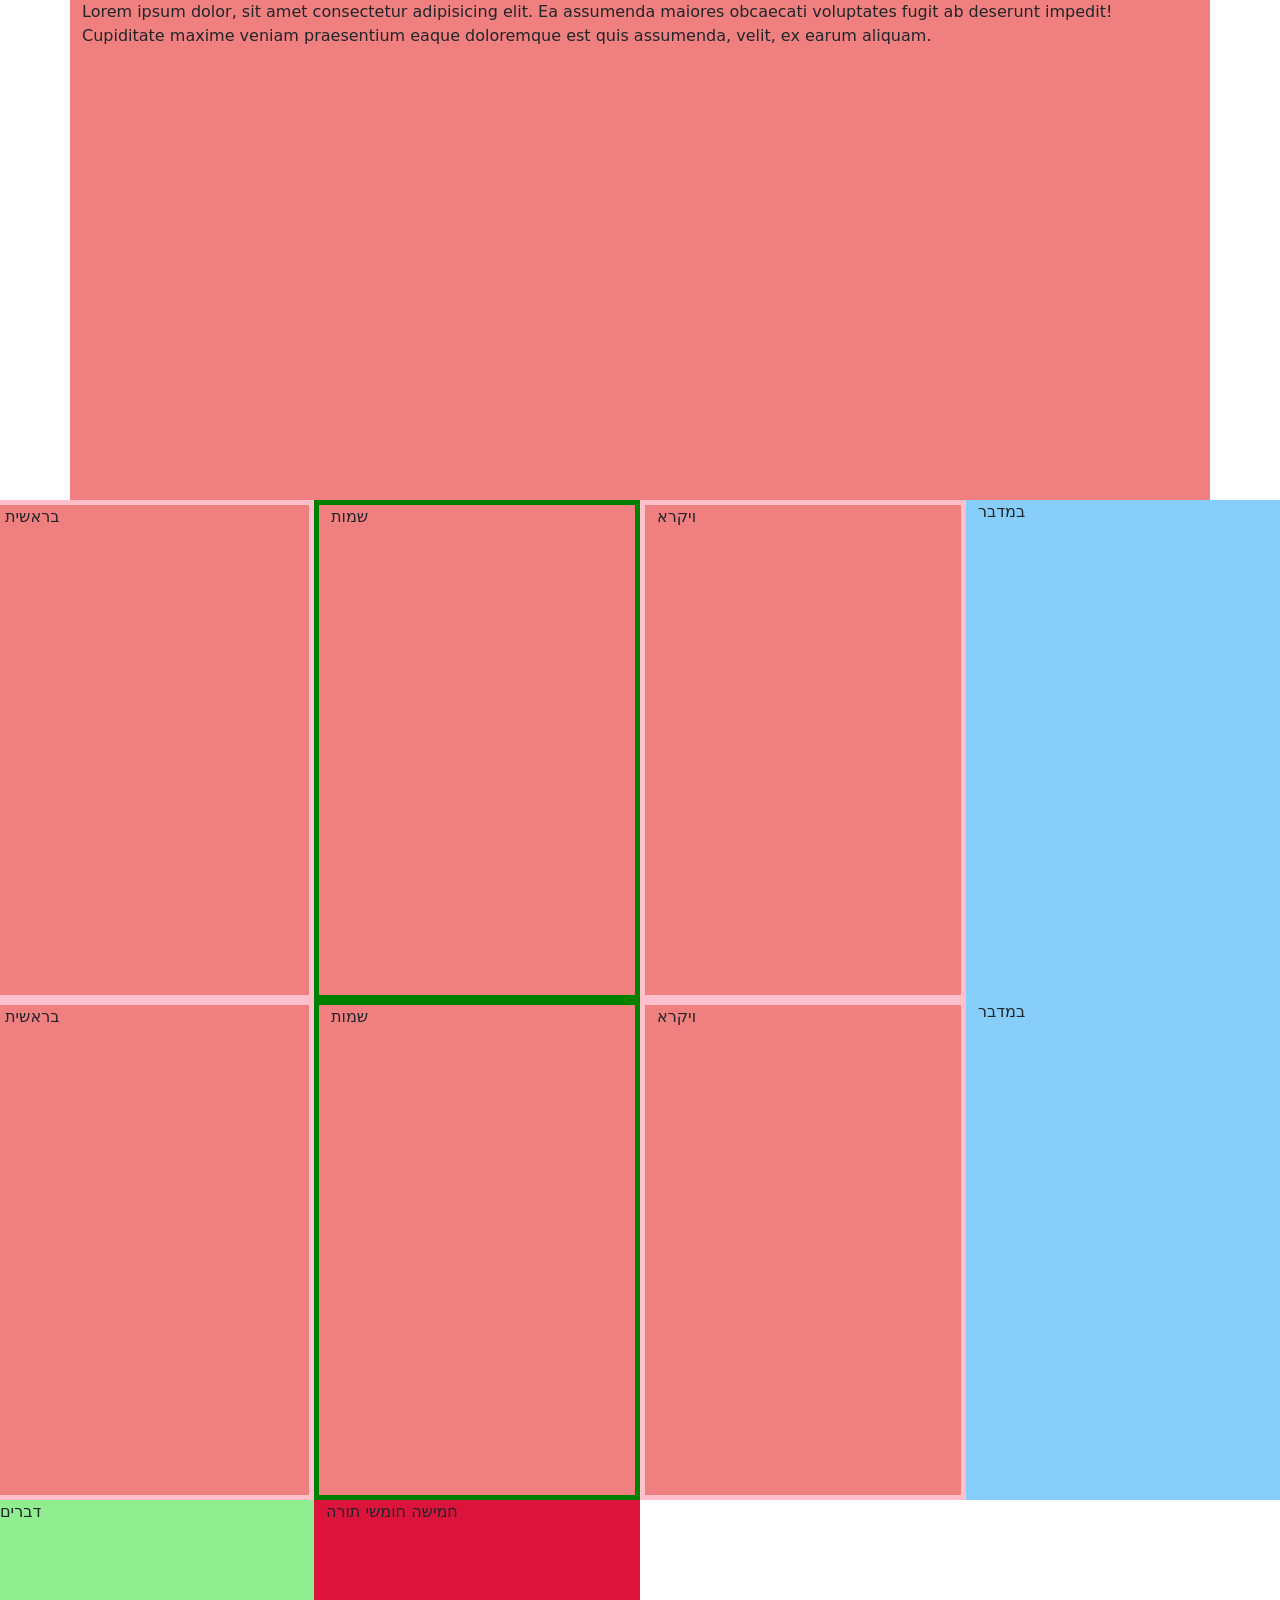
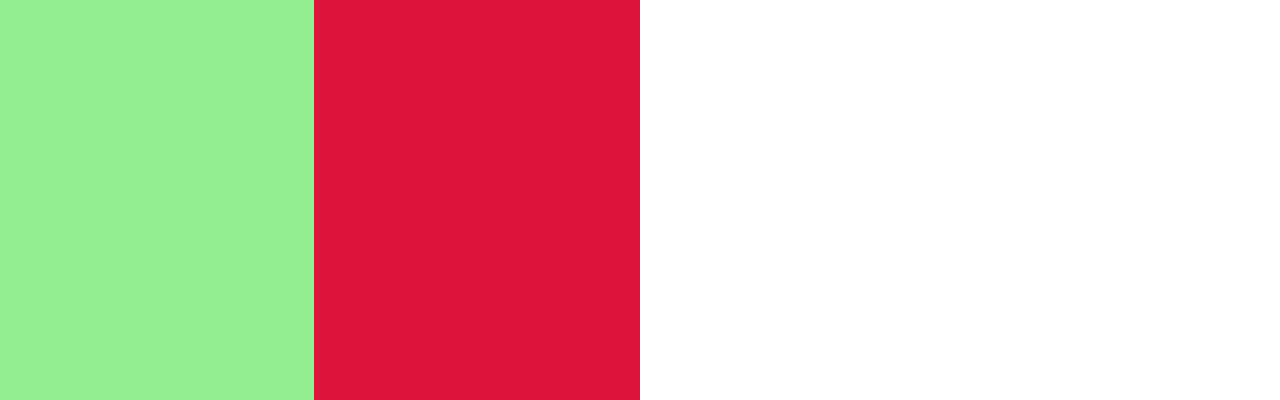
<file: bootstrap/index.html>
<!DOCTYPE html>
<html lang="en">
<head>
    <meta charset="UTF-8">
    <meta name="viewport" content="width=device-width, initial-scale=1.0">
    <title>Document</title>
    <link rel="stylesheet" href="bootstrap.min.css">
    <link rel="stylesheet" href="css.css">

</head>
<body>
    <div class="container">Lorem ipsum dolor, sit amet consectetur adipisicing elit. Ea assumenda maiores obcaecati voluptates fugit ab deserunt impedit! Cupiditate maxime veniam praesentium eaque doloremque est quis assumenda, velit, ex earum aliquam.</div>
<div class="row">
    <div class="d-none  d-sm-block col-sm-12 col-md-6 col-lg-4 col-xl-3 col-xxl-2" id="f">בראשית</div>
    <div class="d-none   d-sm-block  col-sm-12 col-md-6 col-lg-4 col-xl-3 col-xxl-2" id="s">שמות</div>
    <div class="d-none   d-sm-block  col-sm-12 col-md-6 col-lg-4 col-xl-3 col-xxl-2" id="th">ויקרא</div>
    <div class="d-none   d-sm-block col-sm-12 col-md-6 col-lg-4 col-xl-3 col-xxl-2" id="fo">במדבר</div>
    <div class="d-none   d-sm-block  col-sm-12 col-md-6 col-lg-4 col-xl-3 col-xxl-2"  id="fi">דברים</div>
    <div class="d-none   d-sm-block  col-sm-12 col-md-6 col-lg-4 col-xl-3 col-xxl-2" id="all">חמישה חומשי תורה</div>
</div>
<div class="row">
    <div class="d-none  d-sm-block col-sm-12 col-md-6 col-lg-4 col-xl-3 col-xxl-2" id="f">בראשית</div>
    <div class="d-none   d-sm-block  col-sm-12 col-md-6 col-lg-4 col-xl-3 col-xxl-2" id="s">שמות</div>
    <div class="d-none   d-sm-block  col-sm-12 col-md-6 col-lg-4 col-xl-3 col-xxl-2" id="th">ויקרא</div>
    <div class="d-none   d-sm-block col-sm-12 col-md-6 col-lg-4 col-xl-3 col-xxl-2" id="fo">במדבר</div>
    <div class="d-none   d-sm-block  col-sm-12 col-md-6 col-lg-4 col-xl-3 col-xxl-2"  id="fi">דברים</div>
    <div class="d-none   d-sm-block  col-sm-12 col-md-6 col-lg-4 col-xl-3 col-xxl-2" id="all">חמישה חומשי תורה</div>
</div>
</body>
</html>
</file>
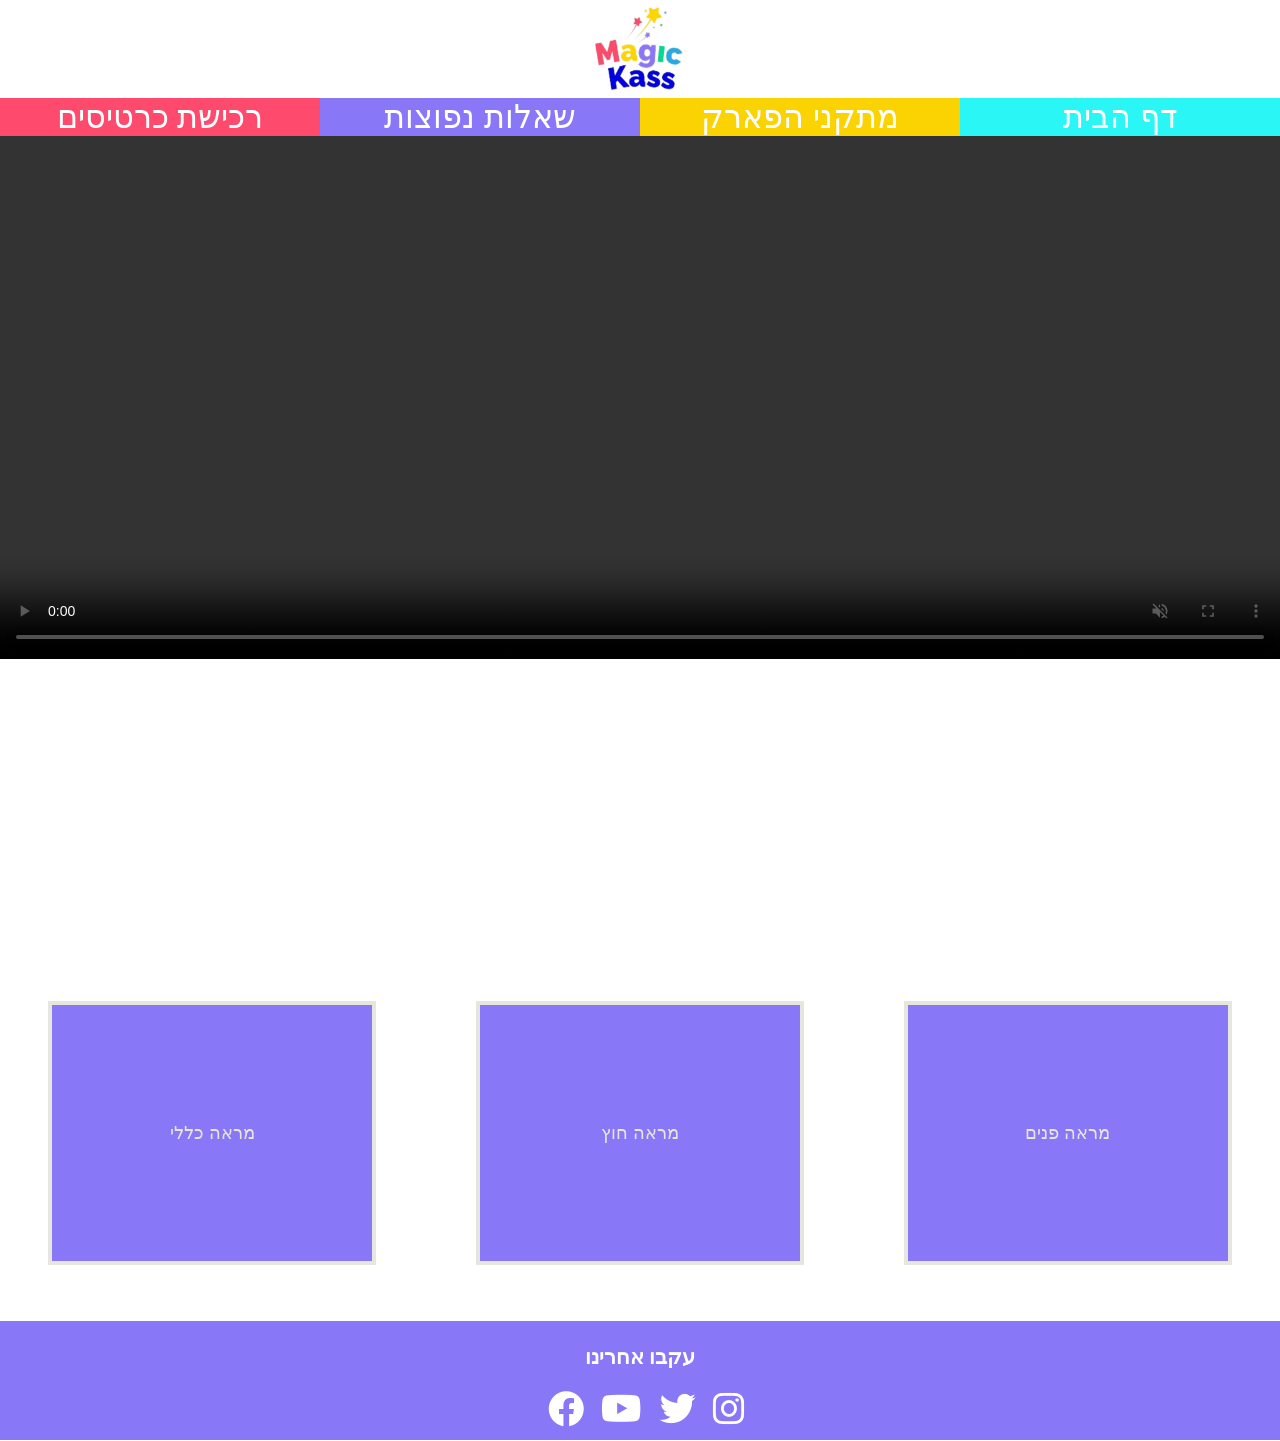
<file: home.html>
<!DOCTYPE html>
<html lang="en">
<head>
    <meta charset="UTF-8">
    <meta name="viewport" content="width=device-width, initial-scale=1.0">
    <title>Document</title>
    <link rel="stylesheet" href="all.css">
    <link rel="stylesheet" href="css/footer.css">
    <link rel="stylesheet" href="home.css">
    <link rel="stylesheet" href="https://cdnjs.cloudflare.com/ajax/libs/font-awesome/6.0.0-beta3/css/all.min.css">
</head>
<body dir="rtl">
        <header>  
             <div  dir="rtl" class="hamburger">
              <div></div>
              <div></div>
              <div></div>
              </div>     
          <img class="logo" src="images/glogo.png">
            <nav id="menu">
              <a href="home.html" class="menubuttona"><div id="a">דף הבית</div></a>
              <a href="pages/sacility.html"class="menubuttonb"><div id="b">מתקני הפארק</div> </a>
              <a href="pages/question.html"class="menubuttonc"><div id="c">שאלות נפוצות</div></a>
              <a href="pages/order.html"class="menubuttond"><div id="d">רכישת כרטיסים</div></a>
          </nav>
        </header>
        <nav>

            <section class="video-section">
             
              <img class="vidio">
                <video  width="100%" hight="5%" controls autoplay muted >
                    <source src="images/Tw5OKEm4qE_header_video_mob_62.mp4" type="video/mp4">
                  
                </video>
            </section>
        </nav>  
      
       
            
            <div id="branchesimg" >
        
              <aside class="flip-box">
                <aside class="flip-box-inner">
                  <aside class="flip-box-front">
                    <p>מראה פנים</p>
                  </aside>
                  <aside class="flip-box-back">
                   
                    <img class="branchesimg" src="images/מראה פנים.jpg" alt="" class="game col-8 col-md-4 col-lg-3" >
                  </aside>
                </aside>
              </aside>
              <aside class="flip-box">
                <aside class="flip-box-inner">
                  <aside class="flip-box-front">
                    <p>מראה חוץ</p>
                  </aside>
                  <aside class="flip-box-back">
                   
                    <img  class="branchesimg" src="images/מראה חוץ.jpg" alt="" class="game col-8 col-md-4 col-lg-3" >
                  </aside>
                </aside>
              </aside>
              <aside class="flip-box" class="game col-8 col-md-4 col-lg-3">
                <aside class="flip-box-inner" class="game col-8 col-md-4 col-lg-3">
                  <aside class="flip-box-front " class="game col-8 col-md-4 col-lg-3">
                    <p>מראה כללי</p>
                  </aside>
                  <aside class="flip-box-back" class="game col-8 col-md-4 col-lg-3">
                   
                    <img class="branchesimg" src="images/מראה כללי.png" alt=""class="game col-8 col-md-4 col-lg-3"  >
                  </aside>
                </aside>
              </aside>
            </div>

  
            <footer class="foot">
              <h3 id="f"> עקבו אחרינו </h3>
              <a href="https://www.instagram.com"><i class="fab fa-instagram fa-2x"></i></a>      
              <a href="https://twitter.com/"><i class="fab fa-twitter fa-2x"></i></a>       
              <a href="https://www.youtube.com/"><i class="fab fa-youtube fa-2x"></i></a>       
              <a href="https://www.facebook.com/"><i class="fab fa-facebook fa-2x"></i></a>
              
         </footer>
    
 </div>
</body>
</html>
</file>
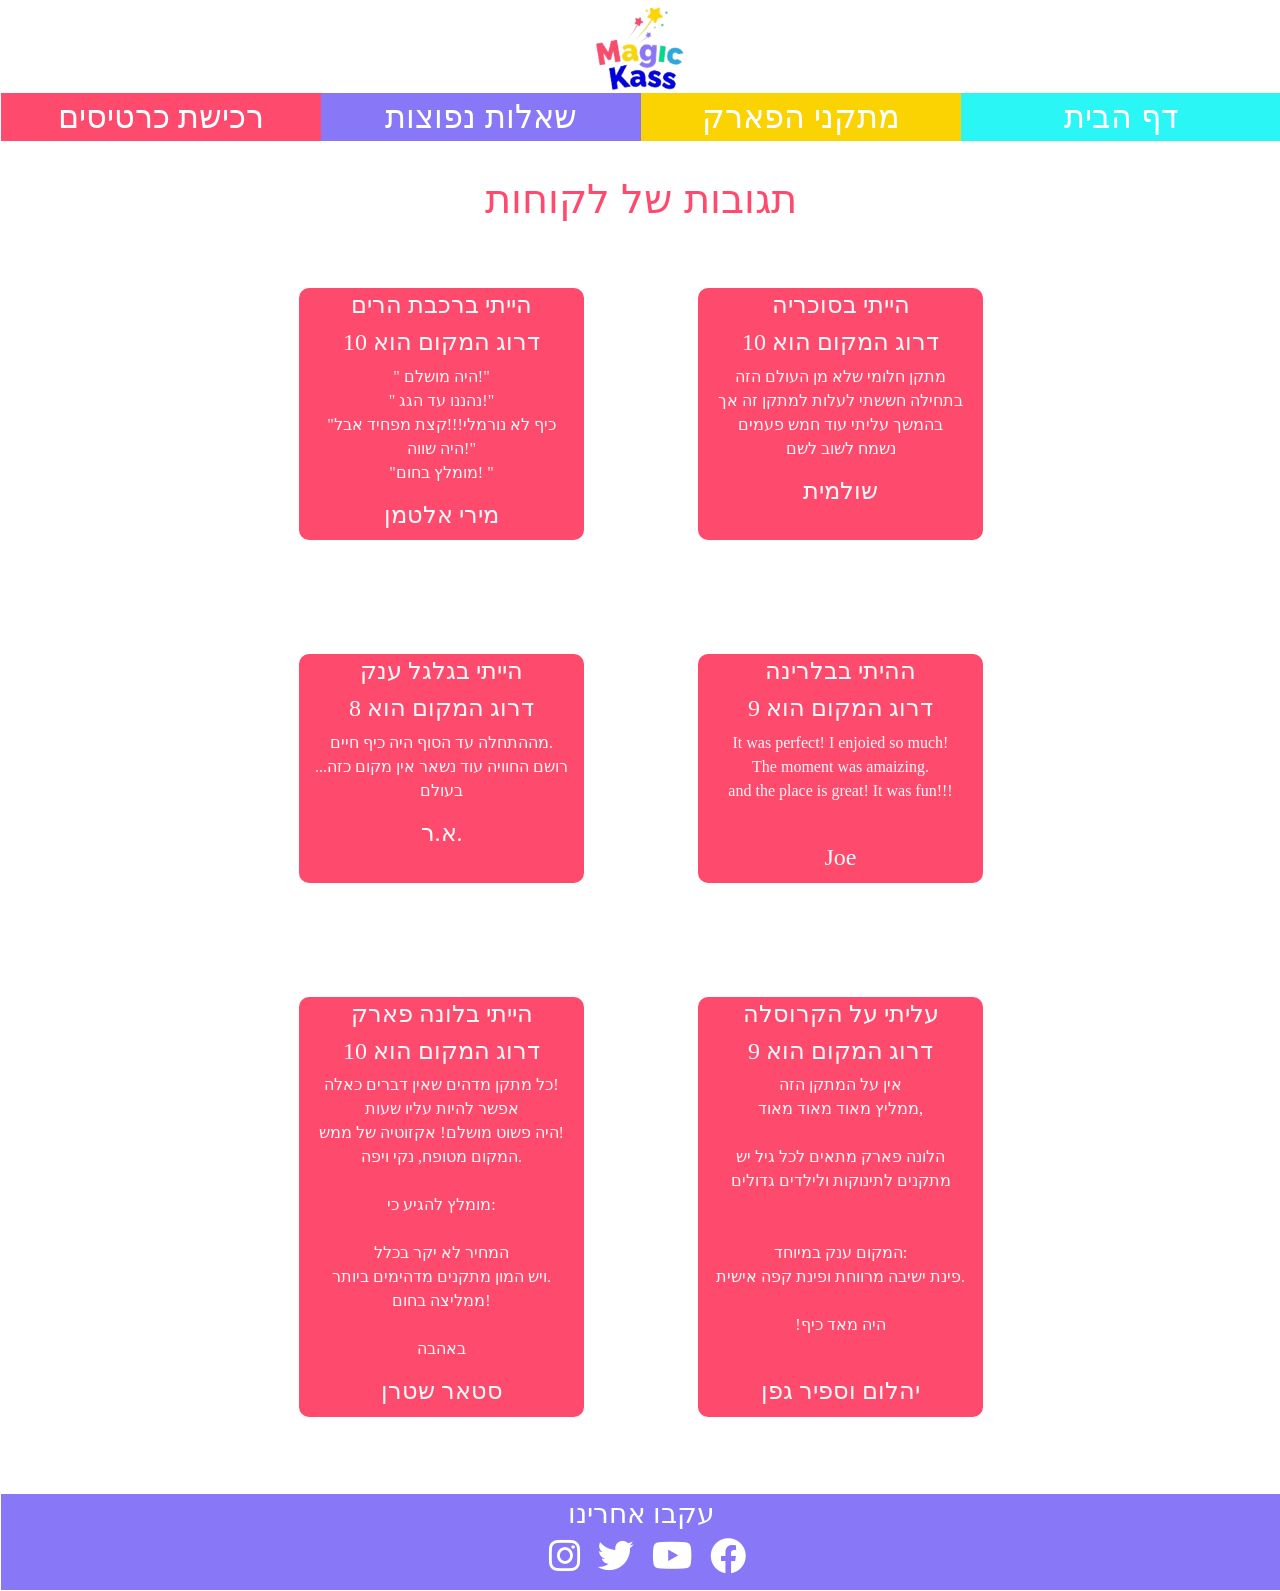
<file: pages/comment.html>
<!DOCTYPE html>
<html lang="en">
<head>
    <meta charset="UTF-8">
    <meta name="viewport" content="width=device-width, initial-scale=1.0">
    <title>Document</title>
    <link rel="stylesheet" href="https://cdnjs.cloudflare.com/ajax/libs/font-awesome/6.0.0-beta3/css/all.min.css">
    <link rel="stylesheet" href="../bootstrap/bootstrap.min.css">
    <link rel="stylesheet" href="../css/comment.css">
    <link rel="stylesheet" href="../all.css">
    <link rel="stylesheet" href="../css/footer.css">
    
<body>
    <header>  
        <div  dir="rtl" class="hamburger"  >
            <div></div>
            <div></div>
            <div></div>
            </div>        
        <img class="logo" src="../images/glogo.png">
        
    
        <nav id="menu">
            <a href="../home.html" class="menubuttona"><div id="a">דף הבית</div></a>
            <a href="../pages/sacility.html"class="menubuttonb"><div id="b">מתקני הפארק</div> </a>
            <a href="../pages/question.html"class="menubuttonc"><div id="c">שאלות נפוצות</div></a>
            <a href="../pages/order.html"class="menubuttond"><div id="d">רכישת כרטיסים</div></a>
        </nav>
    </header>
    <br>
    <h1 id="titl">תגובות של לקוחות</h1>
    <div class="container">
        <div class="row">
            
            <div id="i1"  class="game col-8 col-md-4 col-lg-3" >
                <h4>הייתי ברכבת הרים</h4>
                <h4>דרוג המקום הוא 10</h4>
                <p>
                    " היה מושלם!"<br>" נהננו עד הגג!"<br>
                    "כיף לא נורמלי!!!קצת מפחיד אבל היה שווה!"<br>
               "מומלץ בחום! "<br> </p>
             <h4> מירי אלטמן </h4>
               
            </div>
            <div class=" game col-8 col-md-4 col-lg-3 " id="i1">
                <h4>הייתי בסוכריה </h4>
                <h4>דרוג המקום הוא 10</h4>
                <p>מתקן חלומי שלא מן העולם הזה <br>
            בתחילה חששתי לעלות למתקן זה אך בהמשך עליתי עוד חמש פעמים <br>
            
               נשמח לשוב לשם </p>
           <h4> שולמית </h4>
             </div>
             <div class="game col-8 col-md-4 col-lg-3" id="i1">
                    <h4>הייתי בגלגל ענק </h4>
                    <h4>דרוג המקום הוא 8</h4>
                    <p> מההתחלה עד הסוף היה כיף חיים.<br>
                        ...רושם החוויה עוד נשאר 
                         אין מקום כזה בעולם</p>
               <h4> א.ר. </h4>
             </div>
             <div class="game col-8 col-md-4 col-lg-3" id="i1" >
                <h4>ההיתי בבלרינה</h4>
                <h4>דרוג המקום הוא 9</h4>
                <p>It was perfect! I enjoied so much!<br>
                     The moment was amaizing.<br>
                     and the place is great! It was fun!!!</p><br>
                  <h4>Joe</h4>
             </div>
             <div class="game col-8 col-md-4 col-lg-3" id="i1">
                <h4>הייתי בלונה פארק</h4>
                <h4>דרוג המקום הוא 10</h4>
                <p>כל מתקן מדהים שאין דברים כאלה!<br> 
                    אפשר להיות עליו שעות<br>
                    היה פשוט מושלם! אקזוטיה של ממש!<br>
                     המקום מטופח, נקי ויפה.<br><br>
                     מומלץ להגיע כי:<br><br>
                     המחיר לא יקר בכלל<br>
                      ויש המון מתקנים מדהימים ביותר.<br>
                      ממליצה בחום!
                      <br><br> 
                       באהבה</p>
                <h4> סטאר שטרן </h4>       
             </div>
             <div class="game col-8 col-md-4 col-lg-3" id="i1">
                <h4>עליתי על הקרוסלה</h4>
                <h4>דרוג המקום הוא 9</h4>
                <p>אין על המתקן הזה<br>
                    ממליץ מאוד מאוד מאוד,<br><br>
                    הלונה פארק
                    מתאים לכל גיל
                   יש מתקנים לתינוקות ולילדים גדולים<br>
           <br><br>
                    המקום ענק  במיוחד:<br>
              
                    פינת ישיבה מרווחת ופינת קפה אישית.<br><br>
                    !היה מאד כיף
                   </p><br>
           <h4> יהלום וספיר גפן </h4>
             </div>
         </div>
   

    </div>
    <footer class="foot">
        <h3 id="f"> עקבו אחרינו </h3>
        <a href="https://www.instagram.com"><i class="fab fa-instagram fa-2x"></i></a>      
        <a href="https://twitter.com/"><i class="fab fa-twitter fa-2x"></i></a>       
        <a href="https://www.youtube.com/"><i class="fab fa-youtube fa-2x"></i></a>       
        <a href="https://www.facebook.com/"><i class="fab fa-facebook fa-2x"></i></a>
        
   </footer>
</body>
</html>
</file>
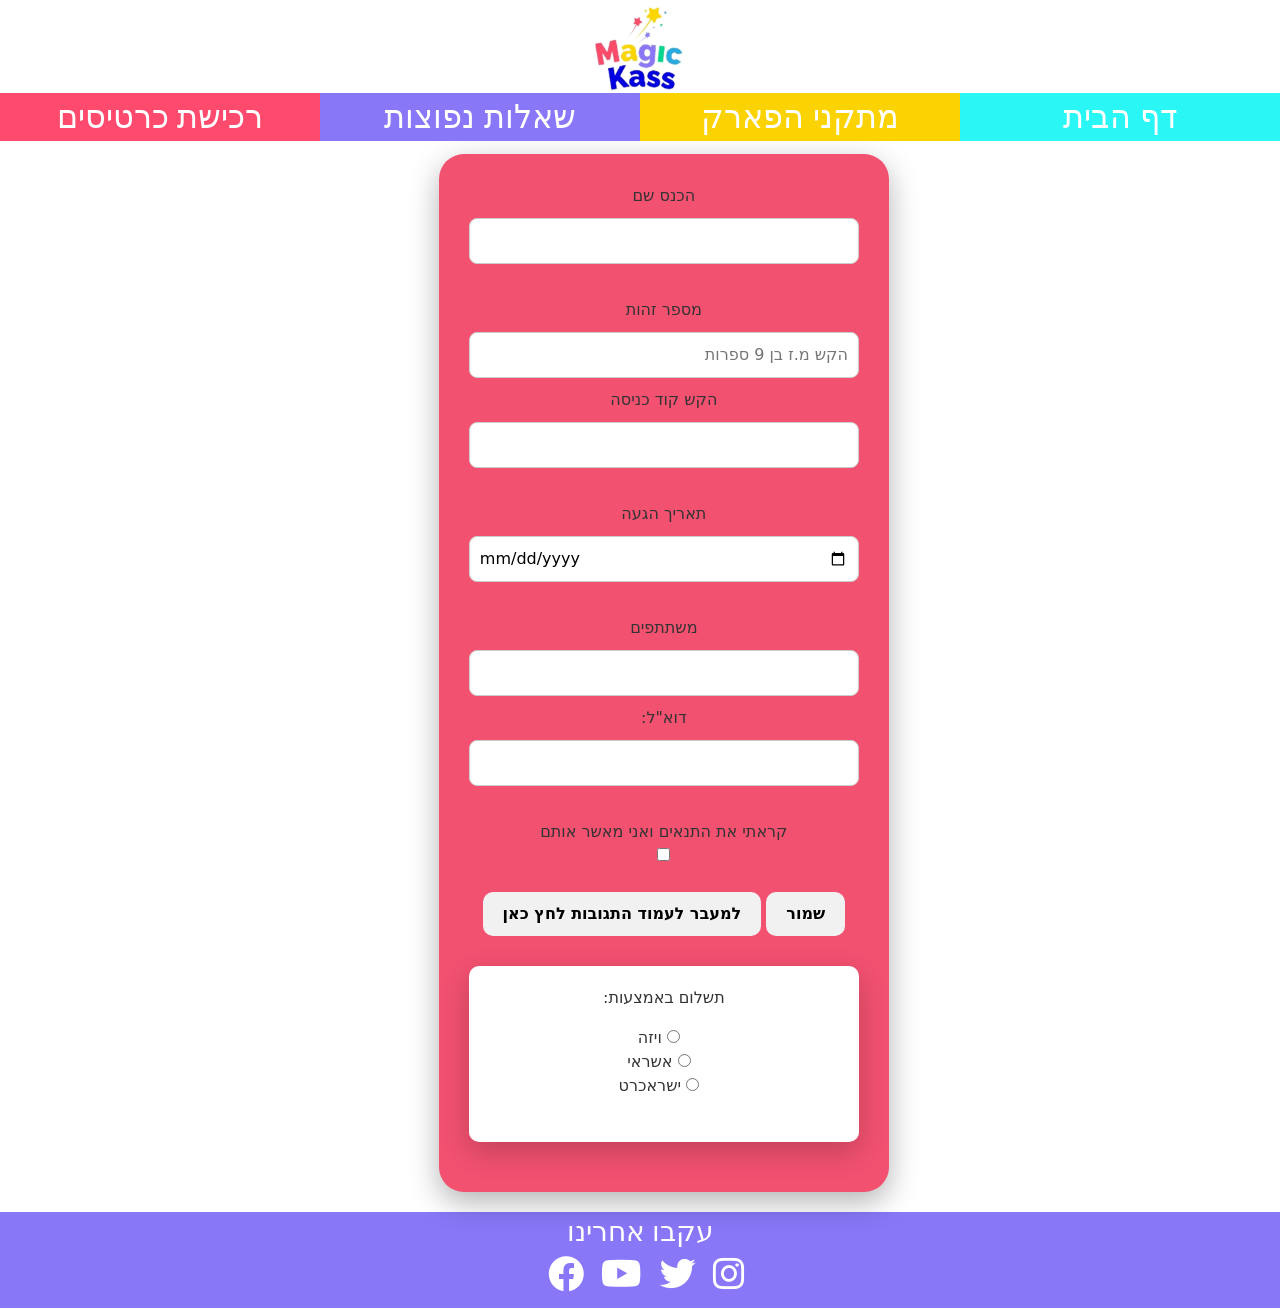
<file: pages/order.html>
<!DOCTYPE html>
<html lang="en">
<head>
    <meta charset="UTF-8">
    <meta name="viewport" content="width=device-width, initial-scale=1.0">
    <title>Document</title>
    <link rel="stylesheet" href="../bootstrap/bootstrap.min.css">
    <link rel="stylesheet" href="../css/order.css">
    <link rel="stylesheet" href="../all.css">
    <link rel="stylesheet" href="../css/footer.css">
   
    <link rel="stylesheet" href="https://cdnjs.cloudflare.com/ajax/libs/font-awesome/6.0.0-beta3/css/all.min.css">
</head>
<body>
    <header>  
        <div  dir="rtl" class="hamburger"  >
            <div></div>
            <div></div>
            <div></div>
            </div>        
        <img class="logo" src="../images/glogo.png">
        <img class="vidio">
  
        <nav id="menu">
            <a href="../home.html" class="menubuttona"><div id="a">דף הבית</div></a>
            <a href="../pages/sacility.html"class="menubuttonb"><div id="b">מתקני הפארק</div> </a>
            <a href="../pages/question.html"class="menubuttonc"><div id="c">שאלות נפוצות</div></a>
            <a href="order.html"class="menubuttond"><div id="d">רכישת כרטיסים</div></a>
        </nav>
     </header>

     <main>
        <aside></aside>
        <span>
           <h1 id="title" >רכישת כרטיסים</h1>
        
            
            <div class="form-container">
                <div class="form-group">
                  <label for="name" >הכנס שם</label >
                 <input type="text" id="name" required><br><br>
                 <label for="id">מספר זהות</label>
                 <input type="text" id="id" required minlength="9" maxlength="9" placeholder="הקש מ.ז בן 9 ספרות">
                    <br>     
                  <label for="t">הקש קוד כניסה</label>
                 <input type="password" id="pas"><br><br>
                  <label for="date">תאריך הגעה</label>
                  <input type="date" id="date"><br><br>
                  <label for="name">משתתפים</label>
                  <input type="number" min="1" max="70">
                  <br>
                 <label for="email">דוא"ל:</label>
                  <input type="email" required /><br><br>
        
                  <div class="section">

                  <label for="terms">קראתי את התנאים ואני מאשר אותם</label><br>
                  <input type="checkbox" id="terms" required><br><br>

                 <!-- <input type="submit" value="שמור" id="submit-button"><br><br> -->
                 <button><a id="sending" href="save.html">שמור</a></button>
                 <button><a id="sending" href="comment.html">למעבר לעמוד התגובות לחץ כאן</a></button>
                
           

                    <div dear="rtl" class="payment-methods">
                             <p class="payment-title">תשלום באמצעות:</p>
                       <input type="radio" id="visa" name="payment-method" value="visa">
                       <label for="visa">ויזה</label><br>

                        <input type="radio" id="mastercard" name="payment-method" value="mastercard">
                        <label for="mastercard">אשראי</label><br>

                       <input type="radio" id="isracard" name="payment-method" value="isracard">
                       <label for="isracard">ישראכרט</label><br><br>
                    </div>
                </div>
            </div>     
        </div>
    
    </span>
    <aside></aside>
    </main>
   
        <footer class="foot">
            <h3 id="f"> עקבו אחרינו </h3>
            <a href="https://www.instagram.com"><i class="fab fa-instagram fa-2x"></i></a>      
            <a href="https://twitter.com/"><i class="fab fa-twitter fa-2x"></i></a>       
            <a href="https://www.youtube.com/"><i class="fab fa-youtube fa-2x"></i></a>       
            <a href="https://www.facebook.com/"><i class="fab fa-facebook fa-2x"></i></a>
            
       </footer>

</body>
</html>
</file>
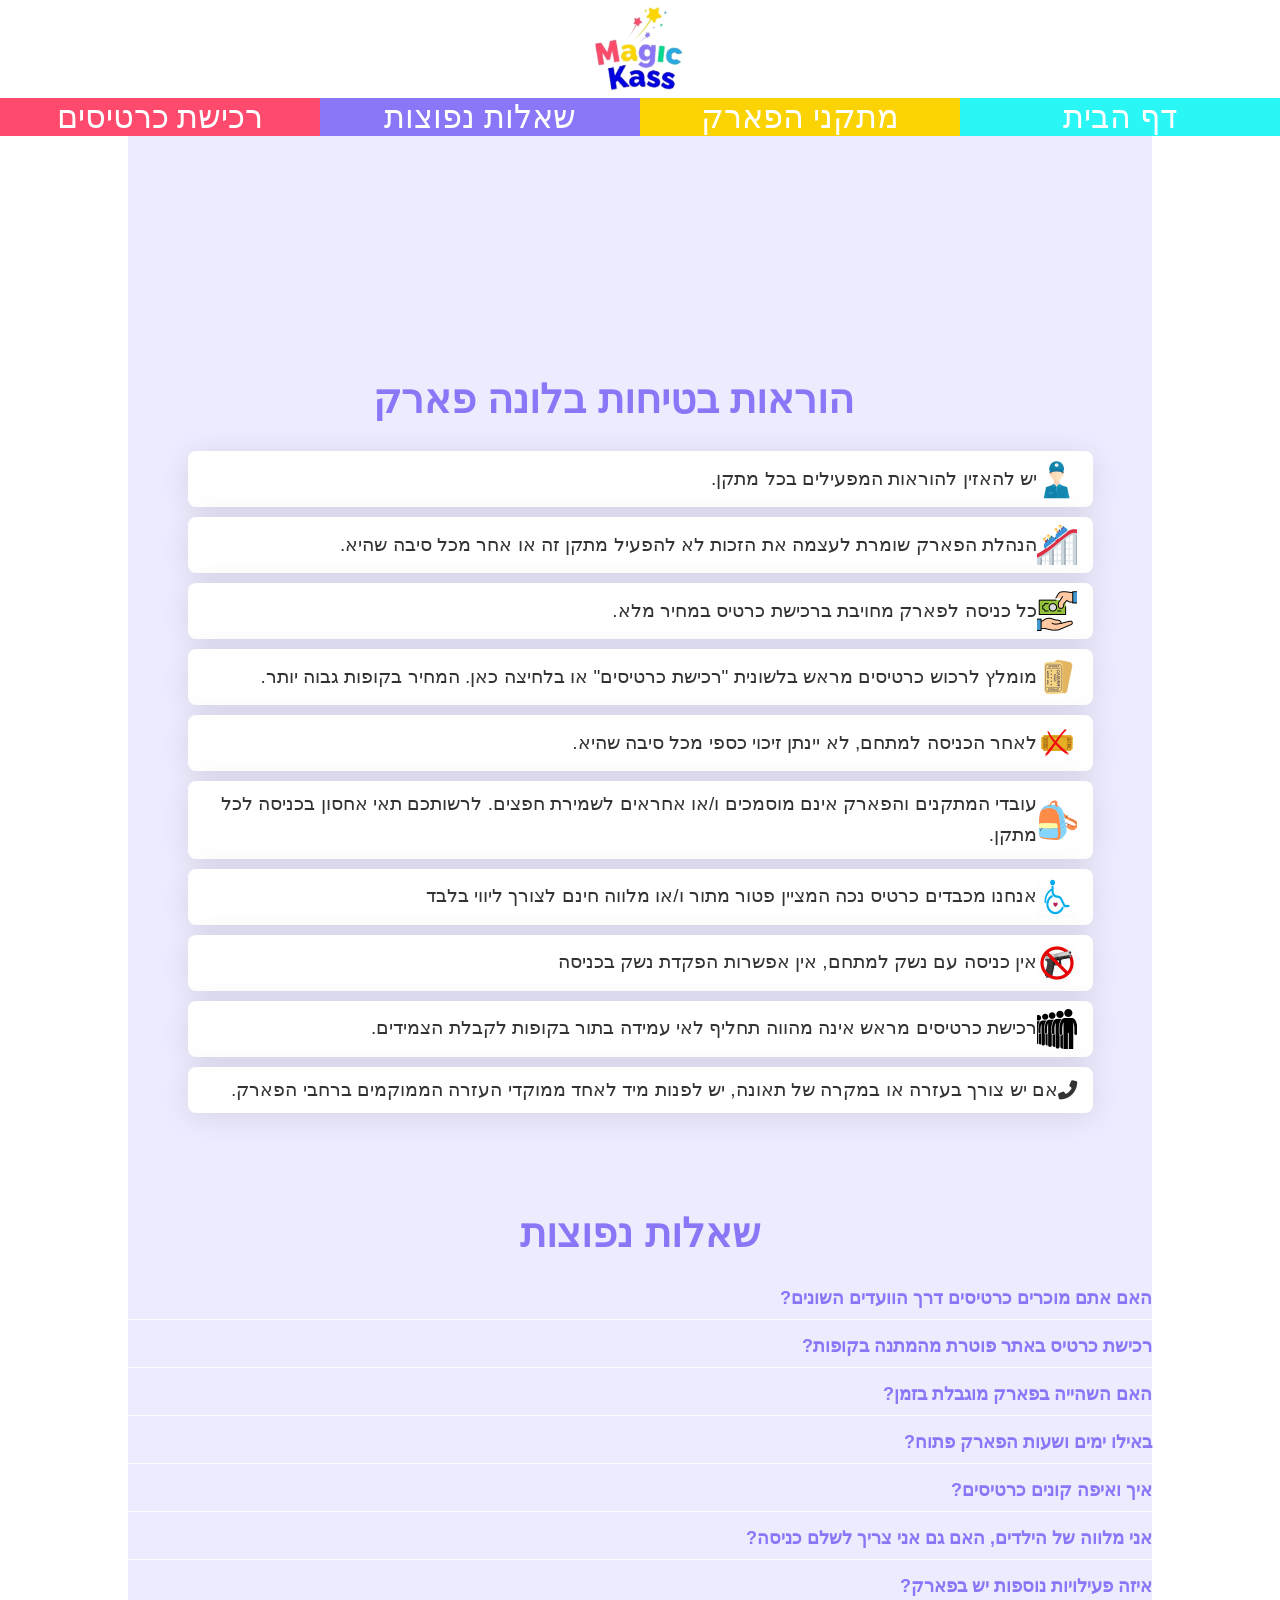
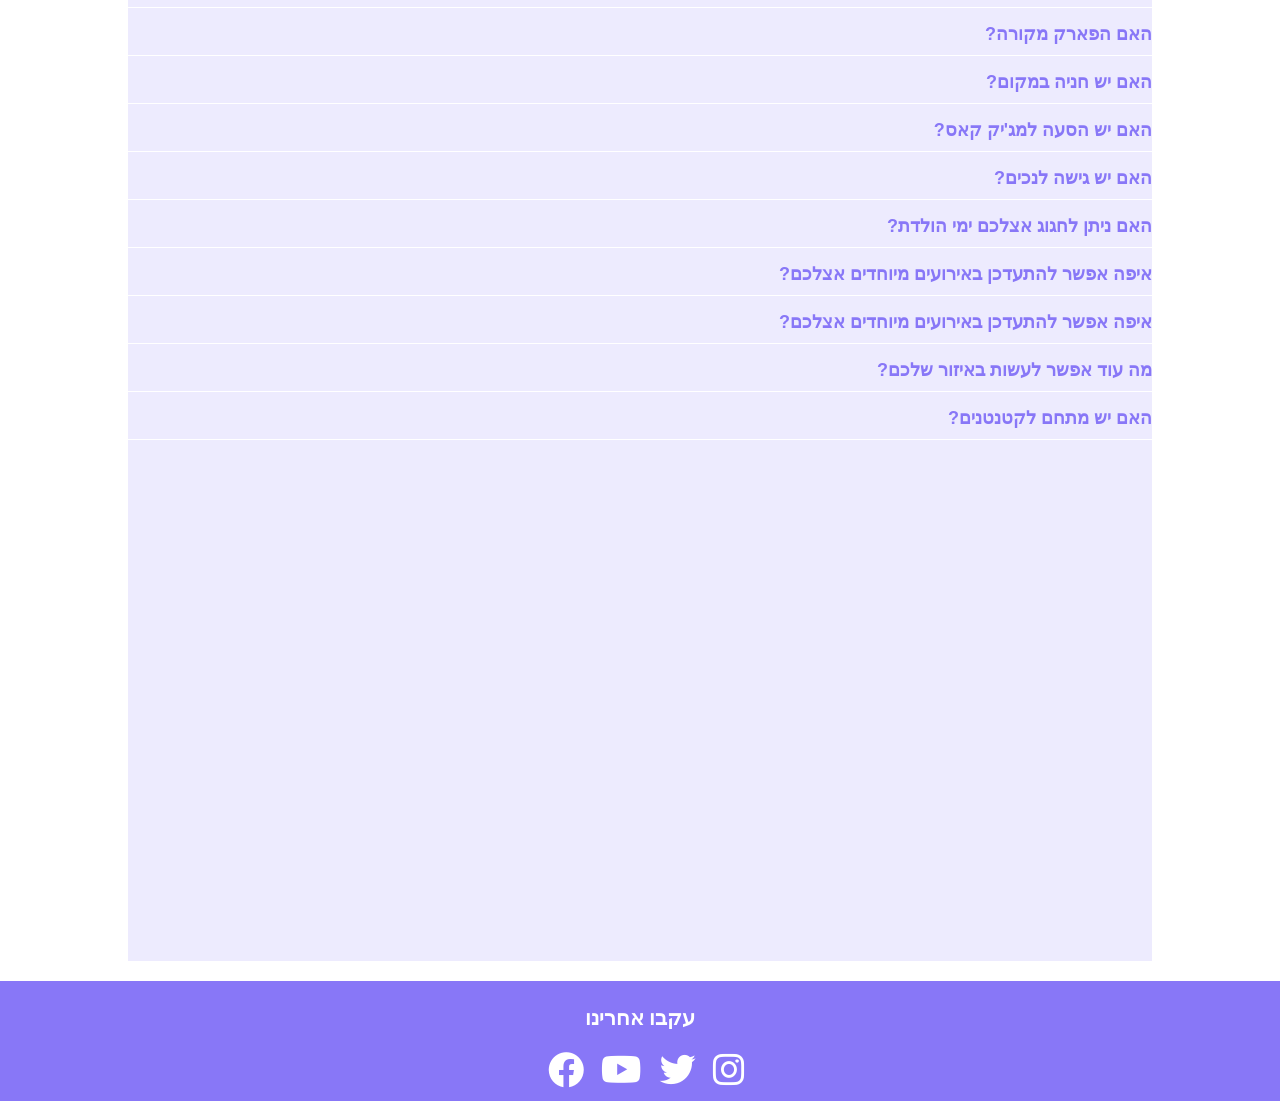
<file: pages/question.html>
<!DOCTYPE html>
<html lang="en">
<head>
    <meta charset="UTF-8">
    <meta name="viewport" content="width=device-width, initial-scale=1.0">
    <title>Document</title>
   
    <link rel="stylesheet" href="../css/question.css">
    <link rel="stylesheet" href="../all.css">
<link rel="stylesheet" href="../css/footer.css">
 
</head>
<header> 
    <div  dir="rtl" class="hamburger"  >
        <div></div>
        <div></div>
        <div></div>
        </div>         
    <img class="logo" src="../images/glogo.png">
    

    <nav id="menu">
        <a href="../home.html" class="menubuttona"><div id="a">דף הבית</div></a>
        <a href="../pages/sacility.html"class="menubuttonb"><div id="b">מתקני הפארק</div> </a>
        <a href="question.html"class="menubuttonc"><div id="c">שאלות נפוצות</div></a>
        <a href="../pages/order.html"class="menubuttond"><div id="d">רכישת כרטיסים</div></a>
    </nav>
    
</header>
<div class="galery">
<link rel="stylesheet" href="https://cdnjs.cloudflare.com/ajax/libs/font-awesome/6.0.0-beta3/css/all.min.css">
</head> 
</div>

</nav>
</head>
<body>
<div class="container">
   

    <section class="safety-rules">

        <ul>
            <h1 class="game col-8 col-md-4 col-lg-3">הוראות בטיחות בלונה פארק</h1>
            <li > <img src="../images/gi9fxtlk.bmp" alt="" class="game col-8 col-md-4 col-lg-3">יש להאזין להוראות המפעילים בכל מתקן. </li>
            <li><img src="../images/k6hjuks8.bmp" alt="" class="game col-8 col-md-4 col-lg-3">הנהלת הפארק שומרת לעצמה את הזכות לא להפעיל מתקן זה או אחר מכל סיבה שהיא. </li>
            <li><img src="../images/reupekrx.bmp" alt="" class="game col-8 col-md-4 col-lg-3">כל כניסה לפארק מחויבת ברכישת כרטיס במחיר מלא.  </li>
            <li> <img src="../images/f7dvtl7f.bmp" alt="" class="game col-8 col-md-4 col-lg-3"> מומלץ לרכוש כרטיסים מראש בלשונית "רכישת כרטיסים" או בלחיצה כאן. המחיר בקופות גבוה יותר. </li>
            
            <li><img src="../images/8p2h419t.bmp" alt="" class="game col-8 col-md-4 col-lg-3">לאחר הכניסה למתחם, לא יינתן זיכוי כספי מכל סיבה שהיא.  </li>
            <li>  <img src="../images/plhuoiex.bmp" alt="" class="game col-8 col-md-4 col-lg-3"> עובדי המתקנים והפארק אינם מוסמכים ו/או אחראים לשמירת חפצים. לרשותכם תאי אחסון בכניסה לכל מתקן. </li>
            <li> <img src="../images/8icowxig.bmp" alt="" class="game col-8 col-md-4 col-lg-3">  אנחנו מכבדים כרטיס נכה המציין פטור מתור ו/או מלווה חינם לצורך ליווי בלבד </li>
            <li> <img src="../images/00d18ryn.bmp" alt="" class="game col-8 col-md-4 col-lg-3"> אין כניסה עם נשק למתחם, אין אפשרות הפקדת נשק בכניסה </li>
            <li> <img src="../images/0ytl3jgd.bmp" alt="" class="game col-8 col-md-4 col-lg-3">רכישת כרטיסים מראש אינה מהווה תחליף לאי עמידה בתור בקופות לקבלת הצמידים.  </li>
            <li><i class="fas fa-phone-alt"></i>אם יש צורך בעזרה או במקרה של תאונה, יש לפנות מיד לאחד ממוקדי העזרה הממוקמים ברחבי הפארק.</li>
        </ul>
    </section>
    
<nav dir="rtl">
    <h1>שאלות נפוצות</h1>
</nav>

<body>

<div class="faq-section" class="game col-8 col-md-4 col-lg-3">
    <div class="faq-item">
        <label class="faq-question" for="q1">האם אתם מוכרים כרטיסים דרך הוועדים השונים?</label>
        <input type="checkbox" id="q1">
        <div class="faq-answer">
            <p>כרטיסים לפארק ניתן לרכוש באתר המג'יק קאס בלבד או בקופות.</p>
        </div>
    </div>

    <div class="faq-item" class="game col-8 col-md-4 col-lg-3">
        <label class="faq-question" for="q2">רכישת כרטיס באתר פוטרת מהמתנה בקופות?</label>
        <input type="checkbox" id="q2">
        <div class="faq-answer">
            <p>לא, יש להמתין בקופות כרגיל על מנת למשוך את הכרטיסים.</p>
        </div>
    </div>

    <div class="faq-item" class="game col-8 col-md-4 col-lg-3">
        <label class="faq-question" for="q3">האם השהייה בפארק מוגבלת בזמן?</label>
        <input type="checkbox" id="q3">
        <div class="faq-answer">
            <p>לא, אין הגבלת זמן/שימוש במתקנים.</p>
        </div>
    </div>

    <div class="faq-item" class="game col-8 col-md-4 col-lg-3">
        <label class="faq-question" for="q4">באילו ימים ושעות הפארק פתוח?</label>
        <input type="checkbox" id="q4">
        <div class="faq-answer">
            <p>תמיד תוכלו לראות את הימים שנפתחים כאשר תלחץ על כפתור "רכישת כרטיסים". כמו כן, מומלץ לעקוב ולהתעדכן באתר שלנו - ייתכנו ימים נוספים.</p>
        </div>
    </div>

    <div class="faq-item" class="game col-8 col-md-4 col-lg-3">
        <label class="faq-question" for="q5">איך ואיפה קונים כרטיסים?</label>
        <input type="checkbox" id="q5">
        <div class="faq-answer">
            <p>כרטיסים לפארק ניתן לרכוש באתר המג'יק קאס בלבד או בקופות.</p>
        </div>
    </div>

    <div class="faq-item" class="game col-8 col-md-4 col-lg-3">
        <label class="faq-question" for="q6">אני מלווה של הילדים, האם גם אני צריך לשלם כניסה?</label>
        <input type="checkbox" id="q6">
        <div class="faq-answer">
            <p>כרטיסים לפארק ניתן לרכוש באתר המג'יק קאס בלבד או בקופות.</p>
        </div>
    </div>

    <div class="faq-item">
        <label class="faq-question" for="q7">איזה פעילויות נוספות יש בפארק?</label>
        <input type="checkbox" id="q7">
        <div class="faq-answer">
            <p>במג'יק קאס תוכלו למצוא 12 מתקני אקסטרים, מעל 100 משחקי ארקייד, מתחם סימולטורים, ג'ימבורי, מתחם הופעות, חנות צעצועים, דוכני קניות ומתחם מזון כשר למהדרין.</p>
        </div>
    </div>

    <div class="faq-item">
        <label class="faq-question" for="q8">האם הפארק מקורה?</label>
        <input type="checkbox" id="q8">
        <div class="faq-answer">
            <p>הפארק כולו מקורה וממוזג למעט מתקן הבראשית שנמצא על גג הפארק.</p>
        </div>
    </div>

    <div class="faq-item">
        <label class="faq-question" for="q9">האם יש חניה במקום?</label>
        <input type="checkbox" id="q9">
        <div class="faq-answer">
            <p>קיימת חניה קרובה למתחם בתשלום, וחניה בחינם במרחק הליכה קצר.</p>
        </div>
    </div>

    <div class="faq-item">
        <label class="faq-question" for="q10">האם יש הסעה למג'יק קאס?</label>
        <input type="checkbox" id="q10">
        <div class="faq-answer">
           <p>יש לנו הסעה חינם מירושלים, אפשר לראות זמני הגעה בלשונית "הוראות הגעה" לתחבורה הציבורית יש לבדוק מול הגורמים הרלוונטים</p>
        </div>
    </div>
    <div class="faq-item">
            <label class="faq-question" for="q11">האם יש גישה לנכים?</label>
            <input type="checkbox" id="q11">
              <div class="faq-answer">
               <p>הפארק מונגש לנכים.
            </p>
     </div>
    </div>

    <div class="faq-item">
                <label class="faq-question" for="q12">האם ניתן לחגוג אצלכם ימי הולדת?
                </label>
                <input type="checkbox" id="q12">
                <div class="faq-answer">
                  <p>בוודאי! השאירו פניה באתר בלשונית "לחגוג במג'יק"</p>
           </div>
    </div>

    <div class="faq-item">
                    <label class="faq-question" for="q13">איפה אפשר להתעדכן באירועים מיוחדים אצלכם?</label>
                    <input type="checkbox" id="q13">
                    <div class="faq-answer">
                       <p>מוזמנים לעקוב אחרינו ולהתעדכן בכל הרשתות החברתיות! וכמובן באפליקציה.</p>
               </div>
            </div>
     <div class="faq-item">
                <label class="faq-question" for="q14">איפה אפשר להתעדכן באירועים מיוחדים אצלכם?</label>
                <input type="checkbox" id="q14">
                      <div class="faq-answer">
                   <p>מוזמנים לעקוב אחרינו ולהתעדכן בכל הרשתות החברתיות! וכמובן באפליקציה.</p>
           </div>
        </div>

     <div class="faq-item">
            <label class="faq-question" for="q15">מה עוד אפשר לעשות באיזור שלכם?</label>
            <input type="checkbox" id="q15">
                <div class="faq-answer">
               <p>בכניסה לפארק ישראל תוכלו למצוא את מתחם הדי סיטי המהמם ביופיו, ובנוסף, אנחנו במרחק 7 דק מירושלים</p>
           </div>
        </div>
     <div class="faq-item">

            <label class="faq-question" for="q16">האם יש מתחם לקטנטנים?</label>
            <input type="checkbox" id="q16">
            <div class="faq-answer">
               <p>בפארק קיים מתחם ג'ימבורי, קיר טיפוס, סירת פיראטים, כסאות קרוסלה ועשרות משחקי וידאו.</p>
           </div>
            </div>
        <!-- <a class="wage_link" style="font-size: 28px;" href="https://waze.com/ul/hsv9hgfqwr" target="_blank" rel="noopener"> <img src="../public/assets_frontend/img/wazelogo.png" alt="">Waze </a> -->
    

<iframe  id="waze" src="https://embed.waze.com/iframe?zoom=14&lat=31.7683&lon=35.2137" width="600" height="400" frameborder="0"></iframe>
    </div>
</div>
<!-- <img src="../images/map1.png">
<img src="../images/עיצוב ללא שם (12).png"> -->
<footer class="foot">
    <h3 id="f"> עקבו אחרינו </h3>
    <a href="https://www.instagram.com"><i class="fab fa-instagram fa-2x"></i></a>      
    <a href="https://twitter.com/"><i class="fab fa-twitter fa-2x"></i></a>       
    <a href="https://www.youtube.com/"><i class="fab fa-youtube fa-2x"></i></a>       
    <a href="https://www.facebook.com/"><i class="fab fa-facebook fa-2x"></i></a>
    
</footer>

</body>
</html>
</file>
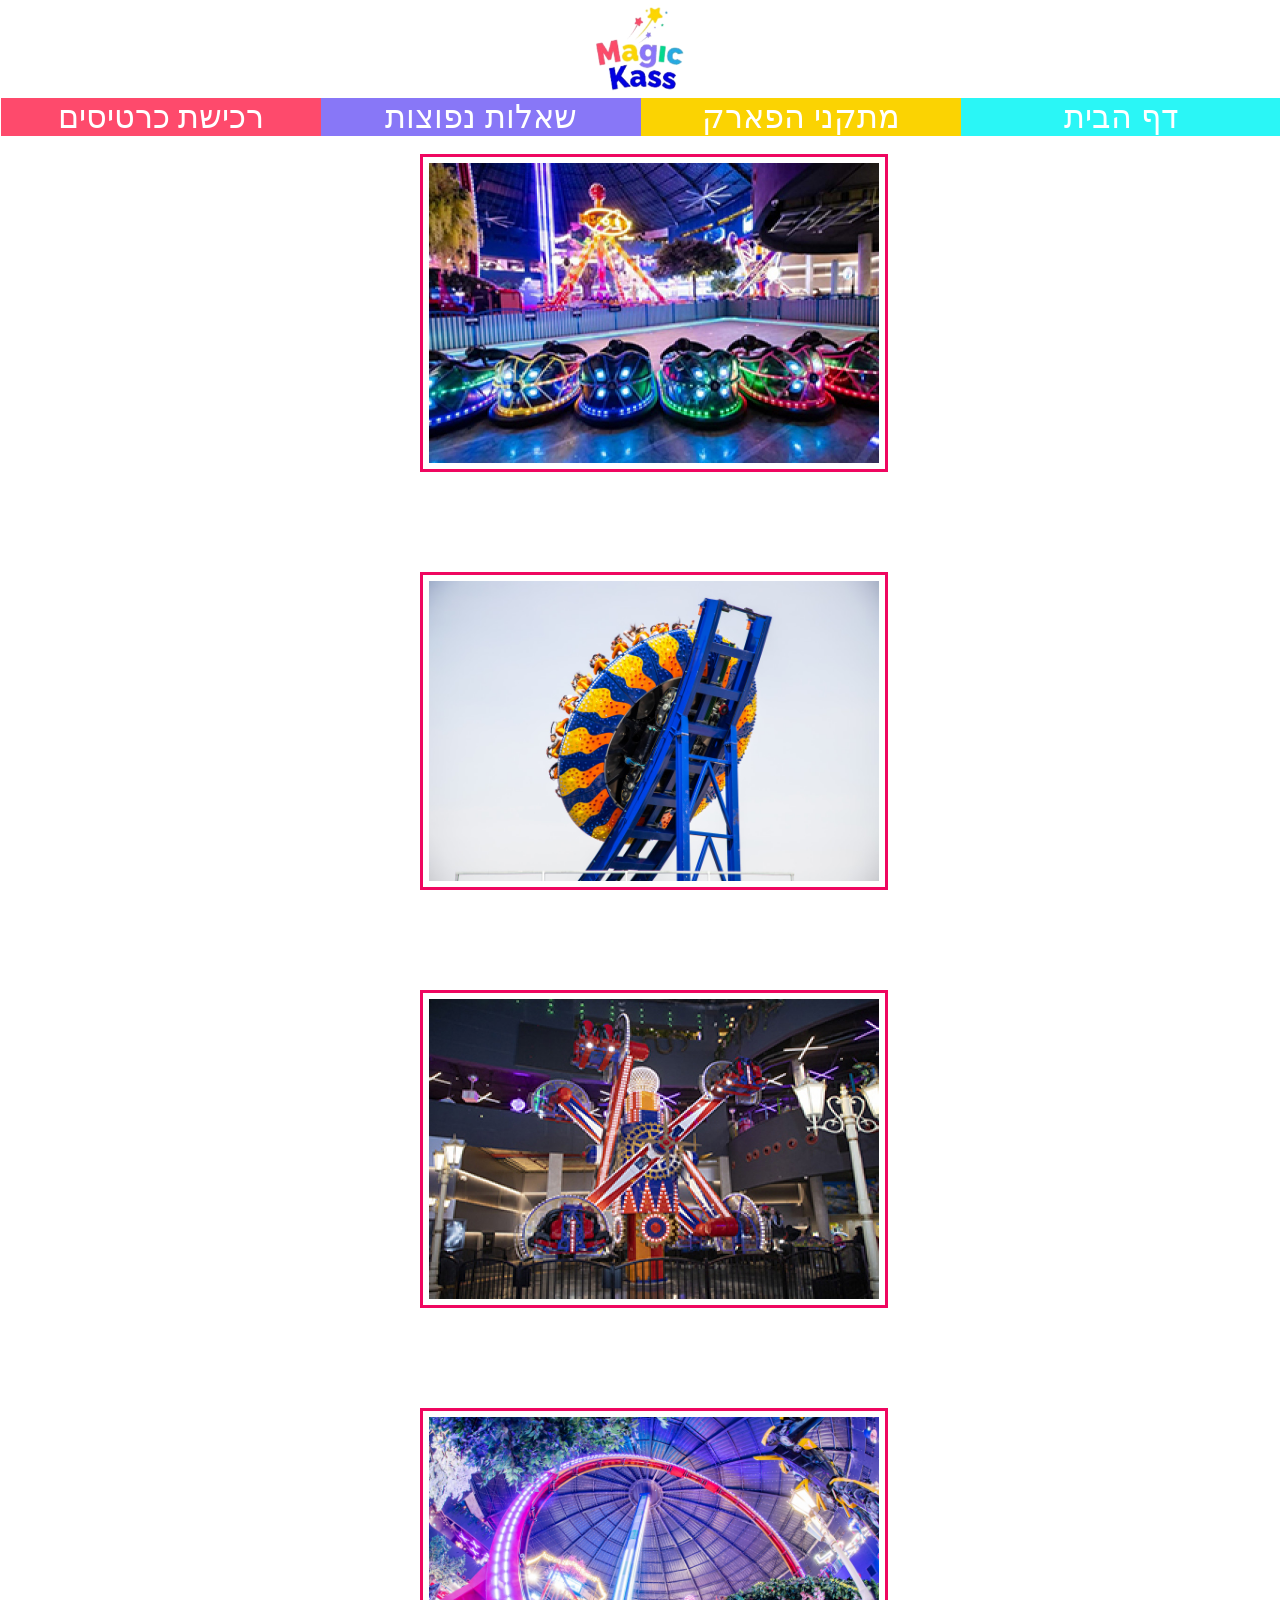
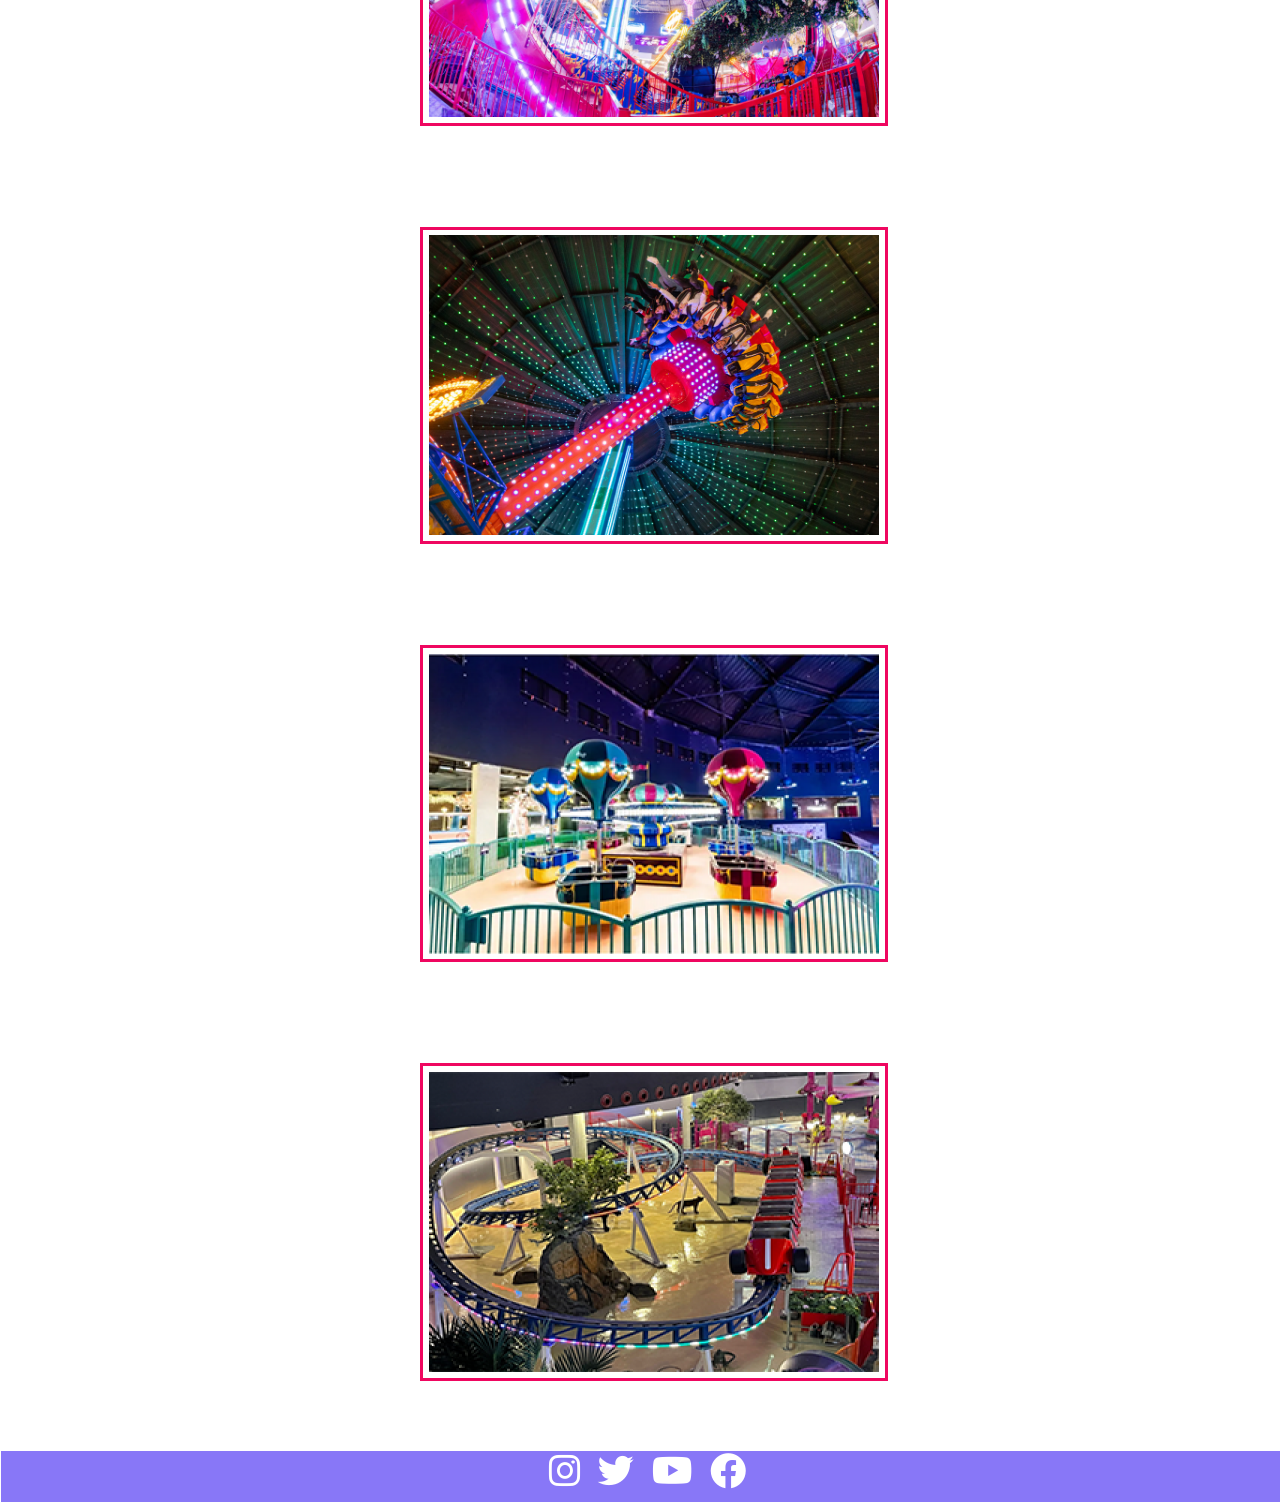
<file: pages/sacility.html>
<!DOCTYPE html>
<html lang="en">
<head>
    <meta charset="UTF-8">
    <meta name="viewport" content="width=device-width, initial-scale=1.0">
    <title>Document</title>

    <link rel="stylesheet" href="../css/sacility.css">
    <link rel="stylesheet" href="../all.css">
    <link rel="stylesheet" href="https://cdnjs.cloudflare.com/ajax/libs/font-awesome/6.0.0-beta3/css/all.min.css">
    <link rel="stylesheet" href="../css/footer.css">
</head>
<body>
    <header>       
        <img class="logo" src="../images/glogo.png">
        <div  dir="rtl" class="hamburger"  >
            <div></div>
            <div></div>
            <div></div>
            </div>    
        <nav id="menu">
            <a href="../home.html" class="menubuttona"><div id="a">דף הבית</div></a>
            <a href="sacility.html"class="menubuttonb"><div id="b">מתקני הפארק</div> </a>
            <a href="../pages/question.html"class="menubuttonc"><div id="c">שאלות נפוצות</div></a>
            <a href="../pages/order.html"class="menubuttond"><div id="d">רכישת כרטיסים</div></a>
        </nav>
        
    </header>
  <div id="space"></div>
    <section >
      
        <h1>
            <p>?מוכנים לזה </p>
           
            <p>Magic Kass פארק השעשועים </p>
            <p> המקורה הגדול ביותר בישראל נפתח</p>
          
        
            בהשקעה של חצי מיליארד שקל
          
        </h1>
        <h2>
            <p> הפארק, שהוקם בהשקעה של חצי מיליארד שקל על ידי קבוצת קס</p>
            
           <p> משתרע על פני 13 דונם ומציע 12 מתקני שעשועים ואקסטרים מתקדמים </p>
            
           ! שחלקם יושקו לראשונה בישראל
        </h2>
        <h3>
            <p> הממוקם בפארק ישראל במעלה אדומים, Magic Kass, פארק השעשועים המקורה הגדול בישראל</p>
            <p>   וניקלודיאון Magic Kass, נפתח לקהל הרחב והצטרף לשורת פארקים בינלאומיים מקורים כמו דיסני</p>
            <p>    היא להעניק חוויה ייחודית ומרהיבה לילדים ולמבוגרים, Cartoon Network,המטרה של </p>
            <p>    בדומה לפארקי השעשועים הגדולים בארה"ב ובאירופה במתחם ניתן למצוא מתקני שעשועים </p>
            .עשרות משחקי וידאו בקומה האמצעית, ג'ימבורי מאובזר, אזור סימולטורים ועוד
                     
        </h3>
     <div class="saba">
        <div class="aba">
             <img src="../images/מכוניות.jpg" id="img" >
             <div class="a">
                <h5>באמפרס</h5>
                
                <h3>מי לא משוגע על מכוניות מתנגשות? תכירו את באמפרס,
                    המכוניות המתנגשות של מג'יק קאס, 
                   מתקן שאף פארק שעשועים לא יוכל להיות שלם בלעדיו.
                    הבאמפרס הן המכוניות המתנגשות של העתיד. 
                   העליה למתקן מגובה 90 ס"מ בליווי מבוגר.
                    מגובה 110 ס"מ ללא ליווי.</h3>  
             </div>
            
        </div>    
        <div class="aba">
            <img src="../images/בראשית.jpg" id="img" >
            <div class="a">
                    <h5>בראשית</h5>
                    
                    <h3>
                        עבור מתקנים כאלה הוקם המג'יק קאס.
                         הכירו את "בראשית" ועופו איתנו לחלל. 
                        רכבת הרים חדשה וייחודית המשלבת מסלול
                         רחב של נסיעה בצלחת ענקית מסתובבת
                         הנוסעים ברכבת חווים תחושה מדהימה
                          של חוסר משקל תוך ישיבה כלפי חוץ. 
                        הרכבת ממוקמת על גג המתחם עם נוף מדברי עוצר נשימה!
                         העלייה למתקן מגובה 1.20 מ'
                        </h3>
            </div>
        </div>
        <div class="aba">
                <img src="../images/נבולז.jpg" id="img" >
                <div class="a">
                    <h5>נבולז</h5>
                    
                    <h3>נבולז - אחד המתקנים הכי חוויתיים
                         שיש לפארק שלנו להציע<br>. 
                        מתקן בעל זרועות ארוכות עם מושבים 
                        המתעופפים מעלה ומטה בתחושה
                         של חוסר שליטה מוחלט <br>
                        מיועד למבקרים מגובה 1.20 מ'</h3>
                </div>
        
        </div>
        <div class="aba">
                <img src="../images/גלגל.jpg" id="img" > 
                <div class="a">
                        <h5>גלגל</h5>
                    
                        <h3>
                            הלופר, לולאה ענקית ומטורפת שתשלח אתכם למסע ב 360 מעלות
                             ובגובה של 22 מטרים !!! הלופר מתאים לאמיצים מבינכם. 
                            מוזמנים להתרווח בקרונות הלופר ולהמתין
                             לרגע שהעולם עומד להסתובב בלופים מהירים במיוחד.
                             שימו ❤️ מתקן הלופר פועל אחת לשעה! העלייה למתקן מגובה 1.20 מ'
                            </h3>
                </div>
           
         </div>
         <div class="aba">
            <img src="../images/סוכר.jpg" id="img" > 
            <div class="a">
                    <h5>סוכריה</h5>
                    
                    <h3>
                        רוצים לקבל מבט על לפארק? איך אתם עם מתקנים בגובה? הכירו את הסקאי 
                        טאוור. המגדל שיעלה אתכם לאט לגובה, ויטיס אתכם למטה במהירות שתגרום לבטן 
                        שלכם להתהפך! העלייה מגובה 1.20 מ'. 
                    </h3>
            </div>
     </div>
     <div class="aba">
        <img src= "../images/סמבה בלון.png "id ="img" > 
        <div class="a">
                <h5> סמבה בלון</h5>
                
                <h3>
                    בואו לעוף בכדור פורח בקצב הסמבה. קרוסלה כיפית ומגניבה במיוחד שתיתן לכם 
                    את התחושה כאילו אתם בתוך סיפור אגדה צבעוני. הכדורים הפורחים עולים ויורדים
                    תוך סחרור קל ויוצרים חוויה מהנה ורגועה. המתקן משקיף מזווית מיוחדת על הפארק
                    ומתאים לכל המשפחה. העליה למתקן מגובה 90 ס"מ בליווי מבוגר. מגובה 110 ס"מ
                    ללא ליווי. 
                </h3>
        </div>
 </div>
 <div class="aba">
    <img src="../images/סטרום.png" id="img" > 
    <div class="a">
            <h5>סטורם</h5>
            
            <h3> 
                הכי כיף לעלות למתקן עם כל המשפחה! הכירו את הסטורם. רכבת הרים 
                המשפחתית שלנו המתאימה לכל בני המשפחה. סטורם מורכבת מקרונות המחוברים 
                זה לזה ומציעה לכם לצאת למסע חוויתי במהירות גבוהה. העליה למתקן מגובה 90 
                ס"מ בליווי מבוגר מגובה 120 ס"מ ללא ליווי 
            </h3>
    </div>
</div>
    </div>
    </section>
    <footer class="foot">
        <h3 id="f"> עקבו אחרינו </h3>
        <a href="https://www.instagram.com"><i class="fab fa-instagram fa-2x"></i></a>      
        <a href="https://twitter.com/"><i class="fab fa-twitter fa-2x"></i></a>       
        <a href="https://www.youtube.com/"><i class="fab fa-youtube fa-2x"></i></a>       
        <a href="https://www.facebook.com/"><i class="fab fa-facebook fa-2x"></i></a>
        
   </footer>
</body>
</html>
</file>
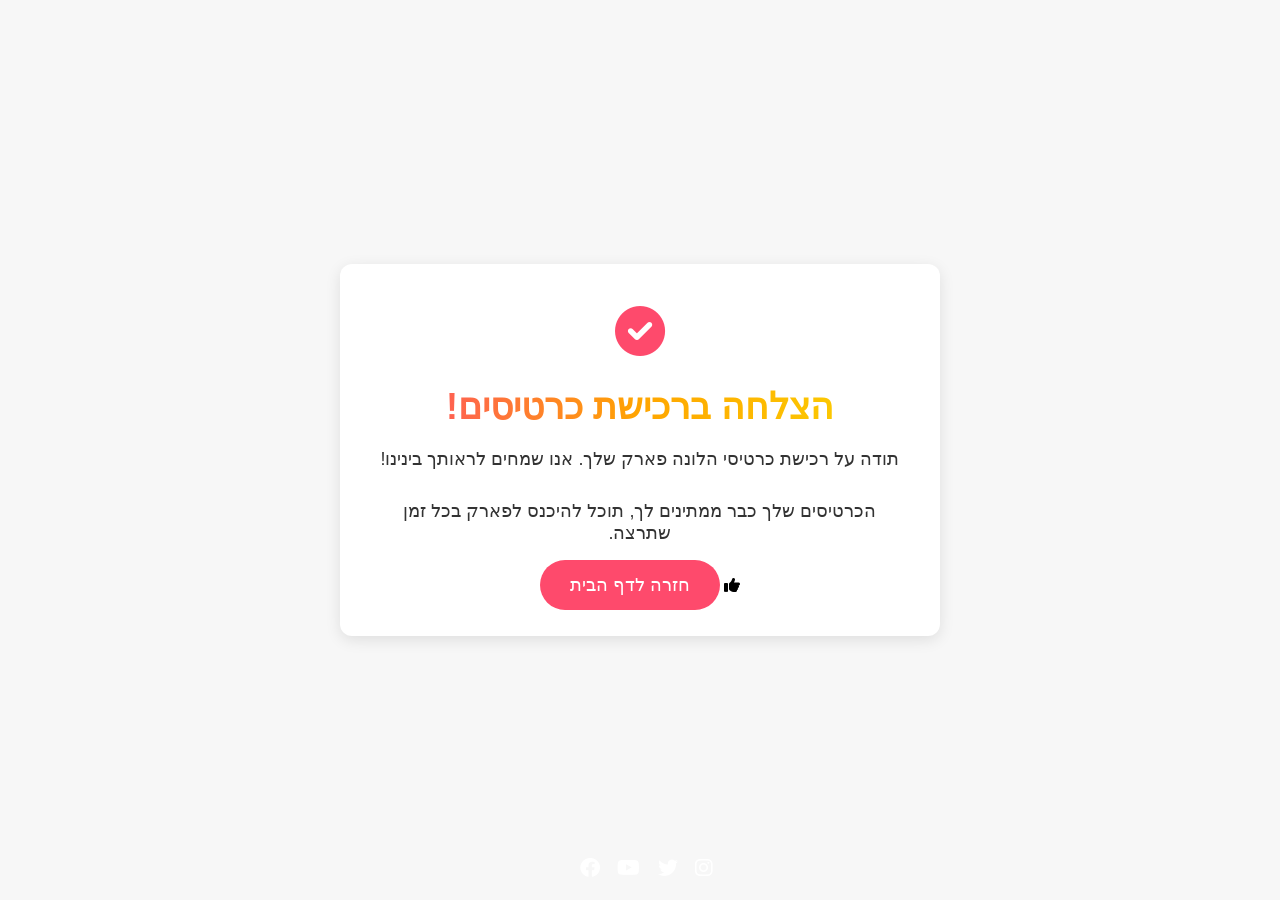
<file: pages/save.html>
<!DOCTYPE html>
<html lang="he">
<head>
    <meta charset="UTF-8">
    <meta name="viewport" content="width=device-width, initial-scale=1.0">
    <title>הצלחה ברכישת כרטיסים - לונה פארק</title>
    <link rel="stylesheet" href="../css/save.css">
    <link rel="stylesheet" href="https://cdnjs.cloudflare.com/ajax/libs/font-awesome/6.0.0-beta3/css/all.min.css">
    <link rel="stylesheet" href="../css/footer.css">
</head>
<body>
    <div class="success-container">
        <div class="success-icon">
            <i class="fas fa-check-circle"></i>
        </div>
        <h1>הצלחה ברכישת כרטיסים!</h1>
        <p>תודה על רכישת כרטיסי הלונה פארק שלך. אנו שמחים לראותך בינינו!</p>
        <p>הכרטיסים שלך כבר ממתינים לך, תוכל להיכנס לפארק בכל זמן שתרצה.</p>

        <div class="checkmark-container">
            <i class="fas fa-thumbs-up"></i>
        </div>
       <a href="../home.html" class="button"> חזרה לדף הבית</a>
       
    </div>

    <footer>
        
        <a href="https://www.instagram.com"><i class="fab fa-instagram"></i></a>
        <a href="https://twitter.com"><i class="fab fa-twitter"></i></a>
        <a href="https://www.youtube.com"><i class="fab fa-youtube"></i></a>
        <a href="https://www.facebook.com"><i class="fab fa-facebook"></i></a>
    </footer>
</body>
</html>
</file>
<file: bootstrap/css.css>
div
{
    background-color: lightcoral;
    height: 500px;
}
#f
{
    border: 5px pink solid;
    box-sizing:border-box ;
}
#s
{
    border: 5px green solid;
    box-sizing:border-box ;
}
#th
{
    border: 5px pink solid;
    box-sizing:border-box ;
}
#fo
{
    background-color: lightskyblue;
    box-sizing:border-box ;
}
#fi
{
    background-color: lightgreen;
    box-sizing:border-box ;
}
#all
{
    background-color: crimson;
    box-sizing:border-box ;
}
</file>
<file: all.css>
.hamburger {
  display: inline-block;
  width: 0px;
  height: 25px;
  position: relative;
  cursor: pointer;
}

.hamburger div {
  
  display: none;
  width: 35px;
  height: 5px;
  background-color:#2af6f6;
  margin: 5px 0;
  border-radius: 5px;
  transition: all 0.3s ease;
}

.hamburger:hover div {
  background-color:#000000;
}
@media (max-width: 1200px){
  .hamburger {
    display: inline-block;
    width: 0px;
    height: 25px;
    position: relative;
    cursor: pointer;
    
  }
  
  .hamburger div {
   
    display: block;
    width: 35px;
    height: 5px;
    background-color:#2af6f6;
    margin: 5px 0;
    border-radius: 5px;
    transition: all 0.3s ease;
  }
  
 }
 header{
  height: 10%;
 display: flex;
margin-top: 0%;
}   
.title_a{
  margin-top: 5%;
  width: 75%;
  font-size: 350%;
  text-align: center;
  align-items: center;
  justify-content:center;
  
}
.title_b{
  display: none;
}

  .logo {
   
    margin-top: 0px;
    position: absolute; /* ממקם את הלוגו באופן מוחלט */
    /* ממקם את הלוגו במרכז האופקי */
    /* transform: translateX(-50%); דואג שהלוגו יישאר בדיוק במרכז */
    height:167px; /* גובה הלוגו */
    width: 157px; /* רוחב הלוגו */
    /* box-sizing: border-box; */

    align-items: center;
    /* ממקם את הלוגו בחלק העליון של הדף */
   
  }
 
  .menu{
  display: flex;
  justify-content:flex-start;
  top:28%;
  /* transform: translateX(-50%);
  left: 50%; */
}
.menubuttona{
 

  width: 25%;
  height: 10%;
  text-align: center;
  align-items: center;
  justify-content:center;
  color:white;
  background-color: #2af6f6;
  font-size: 200%;
  font-family: 'Gill Sans', 'Gill Sans MT', Calibri, 'Trebuchet MS', sans-serif;
 border: white;
  text-decoration: none;
  
}


  
  .menubuttonb{
    width: 25%;
    justify-content:center;
    height: 10%;
    text-align: center;
    align-items: center;
    justify-content: center;
    color: white;
    background-color: #fbd302;
    font-size: 200%;
    font-family: 'Gill Sans', 'Gill Sans MT', Calibri, 'Trebuchet MS', sans-serif;
    
    text-decoration: none;
  }
  .menubuttonc{
    width: 25%;
    justify-content:center;
    height: 10%;
    text-align: center;
    align-items: center;
    justify-content: center;
    color: white;
    font-size: 200%;
    font-family: 'Gill Sans', 'Gill Sans MT', Calibri, 'Trebuchet MS', sans-serif;
    background-color: #8877f7;
    text-decoration: none;
  }
  .menubuttond{
   width: 25%;
    justify-content:center;
    height: 10%;
    text-align: center;
    align-items: center;
    color: white;
    background-color: #fe4a6c;
    font-size: 200%;
    font-family: 'Gill Sans', 'Gill Sans MT', Calibri, 'Trebuchet MS', sans-serif;
  display: flex;
    text-decoration: none;
    flex-direction:row ;
  }


body
{
  width: 100%;
  display: flex;
  flex-direction: column;
  margin: 1px;
}
header{
  display: flex;
  width: 100%;
  background-color: #fff;
  justify-content: center;
  align-items: center;
  direction: rtl;
  position: sticky;
  top: 0%;
  z-index: 99999999999;
  height: 100px;
  box-sizing: border-box;
  unicode-bidi: isolate;
  position: fixed;
  display: flex;
  flex-direction: row;

}
#menu{
display: flex;
flex-direction: row;
width: 100%;
align-content:end;
margin-top: 134px;
}

@media screen and (max-width: 900px) {

  #res {
      display: none;
      transition: transform 0.01s ease;
  }

  #contactus {
      padding-right: 2vw;
  }

  #branchesimg {
      display: block;
      padding-right: 5vw;
      padding-left: 5vw;
      padding-bottom: 2vw;

  }

  .branchesimg {
      width: 54vw;
      height: 31.5vh;
  }

  .flip-box {
      width: 54vw;
      height: 40vw;
      flex-basis: 23vw;
      padding-bottom: 2vw;
      margin-bottom: 2vw;
      margin-left: 17.5vw;
      margin-right: 17.5vw;
  }

  #contactusimg {
      margin-right: 6vw;
      width: 65vw;
      height: 60vw;
  }

  #titleabout {
      padding: 1vw;
      width: 50vw;
      font-size: 1.3em;
  }

  #about {
      font-size: 1.3em;
  }

  .flip-box-inner {
      height: 10.5em;

  }

}
@media (max-width: 990px){
  #a{
      font-size: 13px;
     
  }
}
@media (max-width: 990px){
  #b{
      font-size: 13px;
  }
}
@media (max-width: 990px){
  #c{
      font-size: 13px;
  }
}
@media (max-width: 990px){
  #d{
      font-size: 13px;
      align-items: center;
  }
}
@media (max-width: 990px){
  #menu{
    margin-top: 100px;
   
  }
}
@media (max-width: 990px){
  header{
   
    height:90px ;
  }
}
@media (max-width: 900px){
 
  .logo
    {
      height:150px; /* גובה הלוגו */
      width: 145px; /* רוחב הלוגו */
   }
 }
</file>
<file: css/footer.css>
.foot{
    background-color:  #8877f7;
  
    padding-top: 0.2%;
    padding-bottom: 1%;
    text-align: center;
    font-size:large;
  
    font-family: Calibri;
    width: 100%;
    margin-left: 0;
    margin-right: 0;
  }
  
  
  
  .fa-twitter{
    color:#ffffff;
    margin-left: 1%;
  }
  
  .fa-twitter:hover{
    color:#ffffff;
  }
  
  .fa-instagram{
    color: #ffffff;
    margin-left: 1%;
  }
  
  .fa-instagram:hover{
    color: #ffffff;
  }
  
  .fa-youtube{
    color: #ffffff;
    margin-left: 1%;
  }
  
  .fa-youtube:hover{
    color: #ffffff;
  }
  
  .fa-facebook{
    color:#ffffff;
    margin-left: 1%;
  }
  
  .fa-facebook:hover{
    color: #ffffff;
  }
  
  footer {
    text-align: center;
    margin-top: 20px;
    font-size: 1rem;
    color: #ffffff;
    overflow-x: hidden;
  }
  footer p {
  font-weight: bold;
  overflow-x: hidden;
  }
</file>
<file: home.css>
.video-section
{
    /* position: relative; */
    width: 100%;
    height: 110vh; /* גובה של כל חלון הדפדפן */
    /* מה שבא אחרי הקליפ יעמוד אחריו ולא עליו */
    overflow:hidden;
}
section{
  width: 100%;
}
.video 
{
  
    /* position: absolute; */
    /* top: 200px; */
    /* left: 0; */
    width: 100%;
   
    object-fit: cover; /* ימלא את המסך מבלי להוציא את הוידאו מהמגבלות */
    /* object-fit: cover; מבטיח שהוידאו יתאים בגודל המסך מבלי distort */
}

/* .title_b{
  display: none;
} */
/* body
{
  width: 100%;
  display: flex;
  flex-direction: column;
  margin: 1px;
  flex-wrap: wrap;
} */
div{
display: block;
/* unicode-bidi: isolate; */
}
#titlebranches
{
color: azure;
border: none;
background-color: none;
font-size: 4.4em;
text-align: center;
padding-bottom: 0;
}
h1{
display: block;
margin-block-start: 0.67em;
margin-block-end: 0.67em;
margin-inline-start: 0ex;
margin-inline-end: 0ex;
font-weight: bold;
unicode-bidi: isolate;
}

a {
text-decoration: none;
}

.flip-box {
width: 29.5vw;
height: 20vw;
flex-basis: 25vw;
border: 4px solid #e6e6dc;
perspective: 1000px; /* יצירת אפקט תלת ממדי */
margin: 10px;
}

.flip-box-inner {
position: relative;
width: 100%;
height: 100%;
transition: transform 1s; /* זמן האנימציה */
transform-style: preserve-3d;
font-size: 4vw;
}

/* כאשר יש Hover על ה- flip-box, תתרחש ההפיכה */
.flip-box:hover .flip-box-inner {
transform: rotateY(180deg); /* סיבוב 180 מעלות */
}

/* הגדרה של החלקים הפנימיים (קדמי ואחורי) */
.flip-box-front,
.flip-box-back {
  /* absolute-שהתמונה תתחלף בתוך הבוקס */
position: absolute;
width: 100%;
height: 100%;
backface-visibility: hidden; /* מניעת הצגת הצד האחורי בזמן הסיבוב */
}

/* עיצוב החלק הקדמי */
.flip-box-front {
background-color:  #8877f7;
color: #e6e6dc;
display: flex;
justify-content: center;
align-items: center;
/* ניתן להוסיף סגנון נוסף לתמונה אם יש צורך */
}

.flip-box-back {
background-color: #8877f7;
color: #5A6E5F;
transform: rotateY(180deg); /* מיקום האחורי בפס רחב ב-180 מעלות */
display: flex;
justify-content: center;
align-items: center;
}
/* יש גם קלאס וגם id */
.branchesimg {
width: 100%;
height: 100%;
object-fit: cover; /* התמונה מתממשקת לגודל הקופסה */
}
p{
font-family: 'Gill Sans', 'Gill Sans MT', Calibri, 'Trebuchet MS', sans-serif;
font-style: normal;
font-size: large;
/* font-weight: 200px; */
}
#branchesimg{
display:flex;
flex-direction: row;
justify-content: space-between; 
padding-right: 3vw;
padding-left: 3vw;
padding-bottom: 2vw;

}
@media (max-width: 900px){

  .video-section
   {
    /* height: 1000px; */
    margin-top: 80px;
    height: 20%;
  }
}
@media (max-width: 900px){

#branchesimg
 {
   display: flex;
   flex-direction: column;
   flex-wrap: wrap;
   /* justify-content: center;
   text-align: center; */
   align-items: center; 
   background-color: #8877f7;
}
}
@media (max-width: 900px){ 

.flip-box
 {
 padding-bottom: 0vh;
}
}
@media (max-width: 900px){

.flip-box-back
  {
  background-color: azure;
 }
}
</file>
<file: css/comment.css>
body{
    font-family: Cambria, Cochin, Georgia, Times, 'Times New Roman', serif;
    overflow-x:hidden ;
}
.game{
    /* border-radius: 30px; */
    text-align:center ;
    justify-content: center;
    /* margin-bottom: 40px; */
 margin-top: 20px;
 margin-left: 100px;

 margin: 5%;
 animation-name: examp;
 animation-duration: 2s;
 animation-duration: alternate;
 animation-timing-function: ease-out;
 background-color:#fe4a6c;
 color: #fe4a6c;
}
@keyframes examp
{
  from{background-color: #fffcfe;}
  to{background-color:#fe4a6c ;}
}
.row{
    display: flex;
    justify-content: center;
    text-align: center;
}
#titl{
    text-align: center;

    color: #fe4a6c;
    font-family: 'Gill Sans', 'Gill Sans MT', Calibri, 'Trebuchet MS', sans-serif;
    
   margin-top: 150px;
}
#i1
{
 color:#fbf9fa;
   border: 3px #fe4a6c solid;
   border-radius: 10px;
   justify-content: center;
   text-align: center;
}
</file>
<file: css/order.css>
body {
  direction: rtl;
  text-align: center;
  display: flex;
  justify-content: center; /* מרכז את התוכן אופקית */
  align-items: center;     /* מרכז את התוכן אנכית */
  overflow-x:hidden ;
}

/* תיקון עיצוב הטופס */
.form-container {
  background-color: rgba(255, 255, 255, 0.8);
  color: #333;
  height:80%;
  padding: 30px;
  border-radius: 25px;
  width: 129%;
  max-width: 450px;
  box-shadow: 0 10px 30px rgba(0, 0, 0, 0.3);
  backdrop-filter: blur(10px);
  transition: transform 0.3s ease-in-out;
  background-color: #f25170;
}

.form-container:hover {
  transform: scale(1.01);
}

.form-group {
  margin-bottom: 20px;
}

/* תיקון כפתור שליחה */
#submit-button {
  background-color: #fe4a6c;
  border: none;
  padding: 15px 30px;
  font-size: 18px;
  color: white;
  border-radius: 50px;
  cursor: pointer;
  transition: background-color 0.3s ease-in-out;
  box-shadow: 0 5px 15px rgba(0, 0, 0, 0.2);
}

#submit-button:hover {
  background-color: #f25170;
}

/* תיקון העיצוב של תיבות קלט */
input[type="text"], input[type="password"], input[type="date"], input[type="email"], input[type="number"], textarea {
  width: 100%;
  padding: 10px;
  margin: 10px 0;
  border-radius: 8px;
  border: 1px solid #ccc;
  
  font-size: 16px;
  box-sizing: border-box;
}

/* עיצוב כותרת */
#title {
  font-size: 60px;
  color: #fe4a6c;
  font-family: 'Gill Sans', 'Calibri', sans-serif;
  margin-bottom: 30px;
  background: linear-gradient(90deg, #fe4a6c, #ffa500, #fbd302);
  background-clip: text;
  color: transparent;
  text-align: center;
  animation: rainbow 5s linear infinite;
  margin-left: 110px;
}

@keyframes rainbow {
  0% { color: #fe4a6c; }
  50% { color: #8877f7; }
  100% { color: #2af6f6; }
}

@media only screen and (max-width: 1245px){
  aside{
      width: 25%;
  }
  span{
      width: 50%;
  }
}
@media only screen and (max-width: 980px){
  .form-container{
    height: 75%;
  }
}


/* עיצוב לחלק של תשלום */
.payment-methods {
  background-color: #ffffff;
  color: #333;
  padding: 20px;
  border-radius: 10px;
  margin-top: 30px;
  box-shadow: 0 10px 30px rgba(0, 0, 0, 0.2);
}

.payment-methods input {
  margin-right: 10px;
}

/* עיצוב כפתור לחיצה */
button a {
  text-decoration: none;
  color: black;
  font-size: 16px;
  font-weight: bold;
}

button {
  border-radius: 10px;
  background-color: #f1f1f1;
  padding: 10px 20px;
  border: none;
  cursor: pointer;
}

button:hover {
  background-color: #fe4a6c;
}
@media only screen and (max-width: 768px) {
  .form-container {
      width: 100%;
  }



  #submit-button {
      width: 100%;
  }
}
@media(max-width: 768px){
  #title
  {
     margin-left: 15px;
  }
}
main{
  margin-top: 4%;
}
</file>
<file: css/question.css>
/* כללי עיצוב */
body {
    font-family: Arial, sans-serif;
    direction: rtl;
    background-color: #ffffff;
    margin: 0%;
    padding: 0;
    overflow-x:hidden ;
}
/* עיצוב של הוראות הבטיחות */
.wage_link{
  
    border-radius: 50%;
    color:#8877f7;
    font-size: 18px;

}
#h{
    height: 50px; 
  
    width: 100%;
  
    /* top: 0; */
    left: 0;
    width: 100%;
    color: #8877f7;
    text-align: center;
    padding: 10px;
    /* font-weight: bold; */
    z-index: 1000; /* להבטיח שההודעה תישאר מעל התוכן */
    /* padding: 0; */
}
.container {
    width: 80%;
    margin: 0% auto;
    
    background-color:#edebfe;
    /* box-shadow: 0 4px 8px  #ffffff; */
}
/* עיצוב של אייקון אוכל */
.safety-rules li i.fa-utensils {
    color: #8877f7;
}
nav {
    text-align: center;
    /* background-color: #ffffff; */
    color:  #8877f7;
    padding: 0px;
    
}

h1 {
    /* margin-right: 25%; */
    font-size: 2.5rem;
    font-family: 'Gill Sans', 'Gill Sans MT', Calibri, 'Trebuchet MS', sans-serif;
    text-align: center;
    color:#8877f7;
    /* המרחק מלמעלה */
    margin: 0.1%;
    /* width: 50%; */
    text-align: center;
    margin-bottom:3%;
}

h4 {
    color: 0 4px 8px  #8877f7;
    font-size: 1.8rem;
 
    font-family: 'Gill Sans', 'Gill Sans MT', Calibri, 'Trebuchet MS', sans-serif;
}

.safety-rules ul {
    list-style-type: none;
    padding-top :150px;
    padding-right :53px;
}

.safety-rules li {
    margin: 10px 0;
    font-size: 1.2rem;
    line-height: 1.6;
    color: #333;
    margin-right: 6px;
     margin-left: 60px;
}

/* footer {
    text-align: center;
    margin-top: 20px;
    font-size: 1rem;
    color: #ffffff;
} */

/* עיצוב של תיבות חירום */
.emergency {
    background-color: 0 4px 8px #8877f7;
    padding: 15px;
    margin-top: 20px;
    border-radius: 8px;
}

footer p {
    font-weight: bold;
}
/* עיצוב של הוראות הבטיחות */
.faq-section {
    max-width: 1091px;
    margin: 0 auto;
}

.faq-item {
    margin: 15px 0;
    border-bottom: 1px solid #ffffff;
    padding-bottom: 10px;
}

.faq-question {
    font-size: 18px;
    font-weight: bold;
    color:#8877f7;
    cursor: pointer;
    font-family: 'Gill Sans', 'Gill Sans MT', Calibri, 'Trebuchet MS', sans-serif;
}

.faq-question:hover {
    color:#8877f7;
    font-family: 'Gill Sans', 'Gill Sans MT', Calibri, 'Trebuchet MS', sans-serif;
}

.faq-answer {
    display: none; /* ברירת מחדל: התשובה מוסתרת */
    margin-top: 10px;
    font-size: 16px;
    color: #8877f7;
    font-family: 'Gill Sans', 'Gill Sans MT', Calibri, 'Trebuchet MS', sans-serif;
    padding: 10px;
    background-color: #ffffff;
    border: 1px solid #ffffff;
}

/* שימוש ב-checkboxes כדי לשלוט בפתיחת התשובה */
input[type="checkbox"] {
    display: none; /* הסתרת תיבת הבחירה */
}

/* כאשר תיבת הבחירה מסומנת, התשובה תופיע */
input[type="checkbox"]:checked + .faq-answer {
    display: block;
}
li{
    
    background: hsl(0, 0%, 100%);
  border-radius: 8px;
  padding: 8px 16px;
  font-size: 16px;
  color: #6d7278;
  margin-bottom: 12px;
  position: relative;
  box-shadow: 0 4px 30px rgb(0 0 0 / 10%);
  display: flex;
  align-items: center;
}

.safety-rules{
    position: relative;
    z-index: 9;
    background-color: #edebfe;
    padding: 80px 0;
}  
.galery
{
    /* -המרחק של המסגרת מה header */
      margin: 5%;
}
#waze{
   
    margin: 5%;
    margin-top: 5%;
    margin-right: 5%;
    margin-bottom: 5%;
    margin-left: 5%;
    margin-right: 16%;

}
@media only screen and (max-width: 768px){
    #waze{
        width: 80%;
        margin: 5%;
        margin-top: 2%;
        margin-right: 12%;
        margin-bottom: 5%;
        margin-left: 5%;
    
    } 
}
@media only screen and (max-width: 768px){
    #h1
       {
            align-items: center;
          justify-content:center;
          margin-right: 5%;
          margin-right: 0%;
       }
    
   
}
.container
{
    width: 80%;
    margin: 0% auto;
    background-color: #edebfe;
    /* box-shadow: 0 4px 8px #ffffff; */
}
@media(max-width:900px)
{
    h1
    {
         text-align: right;
         font-size: 30px;
    }

}
</file>
<file: css/sacility.css>
body
{
  overflow-x:hidden ;
}
h1
{
    font-family: 'Gill Sans', 'Gill Sans MT', Calibri, 'Trebuchet MS', sans-serif;
    font-size: 50px;
    color: rgb(9, 9, 75);
    text-align: center;
    line-height: 30%;
}
h2
{
     font-family: 'Gill Sans', 'Gill Sans MT', Calibri, 'Trebuchet MS', sans-serif;
     font-size: 30px;
     text-align:center;
     color: rgb(26, 26, 136);
}
h3
{
    font-family: 'Gill Sans', 'Gill Sans MT', Calibri, 'Trebuchet MS', sans-serif;
    font-size: 25px;
    text-align:center;
    color: rgb(11, 11, 230);
    min-width: 500px;
}
h5
{
    font-family:'Trebuchet MS', 'Lucida Sans Unicode', 'Lucida Grande', 'Lucida Sans', Arial, sans-serif;
    font-size: 25px;
    text-align:center;
    color: #3306eb;
    align-content: center;
}
.img
{
    text-align:right;
    animation-name: imageSwap3;
    animation-duration: 20s;
    animation-iteration-count: infinite;
    border: solid rgb(239, 7, 96) 5px;
    margin: 0.5%;
    float: left;
    margin-left: 150px;
}
#f{
    color: #ffffff;
}
h3{
    font-size: larger;
}
.aba
{
    display: flex;
    flex-direction: row;
    width: 73%;
    height: 400px;
    text-align:center ;
    border:  rgb(239, 7, 96) solid 3px;
    margin: 1%;
    justify-content: center;
    margin-left: 200px;
}
.sba
{
   display: flex;
   flex-direction: column;
   margin: 1%;
   margin-left: 80px;
   text-align: center;
   flex-wrap: nowrap;
   display: inline-block;
   justify-content: center;
}
.a
{
   display: flex;
   flex-direction: column;
   border: rgb(239, 7, 96) solid 1px;
   margin: 2px;
}
body
{
    flex-direction: column;
    align-content: center;
    width: 100%;
}
section
{
    display: flex;
    flex-direction: column;
    align-content:center;
    align-items: center;
    /* background:linear-gradient(right,rgb(8, 8, 193),blue) */
    overflow: hidden;
    width: 100%;
}
h5
{animation-name: examp;
animation-duration: 7s;
/* animation-iteration-count: 2; */
animation-duration: alternate;
animation-timing-function: ease-out;
}
@keyframes examp
{
  from{color: rgb(45, 7, 183);}
  to{color: rgb(239, 7, 96);}
}
#space
{
  margin-top: 95px;;
}
@media (max-width: 1500px)
{
    .a
      {
        display: none;
     }
   }
   @media (max-width: 1500px)
   {
    #img
      {
       width: 450px;
       height: 300px;
       border: rgb(239, 7, 96) 3px solid;
       margin-top: 40px;
       text-align: center;
       margin-right: 155px;
       padding:1%;
         
     }
   }
   @media (max-width: 900px)
   {
    #img
      {
        padding:1%;
       width: 380px;
       height: 250px;
       border: rgb(239, 7, 96) 3px solid;
       margin-top: 40px;
       text-align: center;
     }
   }
   @media (max-width: 1500px)
   {
    .aba
      {
       border: none;
       padding-top: 10px;
     }
   }
   @media (max-width: 1500px)
   {
    h3
      {
       display: none;
     }
   }
   @media (max-width: 1500px)
   {
    h1
      {
       display: none;
     }
   }
   @media (max-width: 1500px)
   {
    h2
      {
       display: none;
     }
   }
   @media (max-width: 1500px)
   {
    .sba
      {
        background-color: #3306eb;
     }
   }
</file>
<file: css/save.css>
/* עיצוב כללי */
 body {
    font-family: 'Arial', sans-serif;
    background-color: #f7f7f7;
    /* גבולות העמוד */
    margin: 0;
    /* מרווח בין האלמנטים */
    padding: 0;
    display: flex;
    /*-x-ממקם את האלמנט באמצע המסך ולא בצד בציר ה*/
    justify-content:center;
    /* y ממקם את האלמנט-באמצע של של הגובה לעומת ציר ה */
    align-items: center;
    height: 100vh;
    direction: rtl;
    overflow: hidden;
}

/* עיצוב ה-container */
.success-container {
    text-align: center;
    padding: 40px;
    background-color: #fff;
    border-radius: 12px;
    /* צל*/
    box-shadow: 0 4px 15px rgba(0, 0, 0, 0.1);
    width: 100%;
    width: 600px;
    box-sizing: border-box;
    /*  הזמן וההופעה של האפקט בצורה חלקה מתחיל במהירות רגילה ומאט בסוף*/
    animation: fadeIn 1s ease-in-out;
}

/* אנימציה להופעת המסך */
/* בהתחלה הוא שקוף ובסוף נראה כגלוי לגמרי */
@keyframes fadeIn {
    0% {
        opacity: 0;
        transform: translateY(-50px);
    }
    100% {
        opacity: 1;
        transform: translateY(0);
    }
}

/* כותרת */
h1 {
    font-size: 36px;
    color: #fe4a6c;
    margin-bottom: 20px;
    font-family: 'Gill Sans', sans-serif;
    background: linear-gradient(90deg, #fe4a6c, #ffa500, #fbd302);
    /* הרקע של האותיות */
    background-clip: text;
    color: transparent;
}

/* טקסט */
p {
    font-size: 18px;
    color: #333;
    margin-bottom: 30px;
}

/* אנימציה לרשימת תיאורים */
.checkmark-container {
    /* האלמנט ליד אלמנטים אחרים */
    display: inline-block;
    /* יוצר אפקט קפיצה על האלמנטים  */
    animation: bounce 1.5s infinite;
    transition: transform 0.3s ease-in-out;

}
.checkmark-container:hover
{
    transform: scale(1.2);
}
/* אנימציה של תו V (סימן הצלחה) -היד- */
@keyframes bounce {
    0% {
        transform: translateY(0);
    }
    50% {
        transform: translateY(-20px);
    }
    100% {
        transform: translateY(0);
    }
}

/* עיצוב כפתור חזרה לדף הבית */
.button {
    background-color: #fe4a6c;
    color: white;
    font-size: 18px;
    padding: 15px 30px;
    border: none;
    border-radius: 50px;
    text-decoration: none;
}

.button:hover {
    background-color: #f25170;
}

/* אייקונים */
.success-icon {
    font-size: 50px;
    color: #fe4a6c;
    margin-bottom: 20px;
}

footer {
    position: absolute;
    bottom: 20px;
    text-align: center;
    width: 100%;
    color:#fe4a6c;
}

footer a {
    color: #fe4a6c;
    font-size: 20px;
    /* transition: transform 0.3s ease-in-out; */
    font-weight: bold;
    
}

footer a:hover {
    color: #f25170;
  
 
}
</file>
